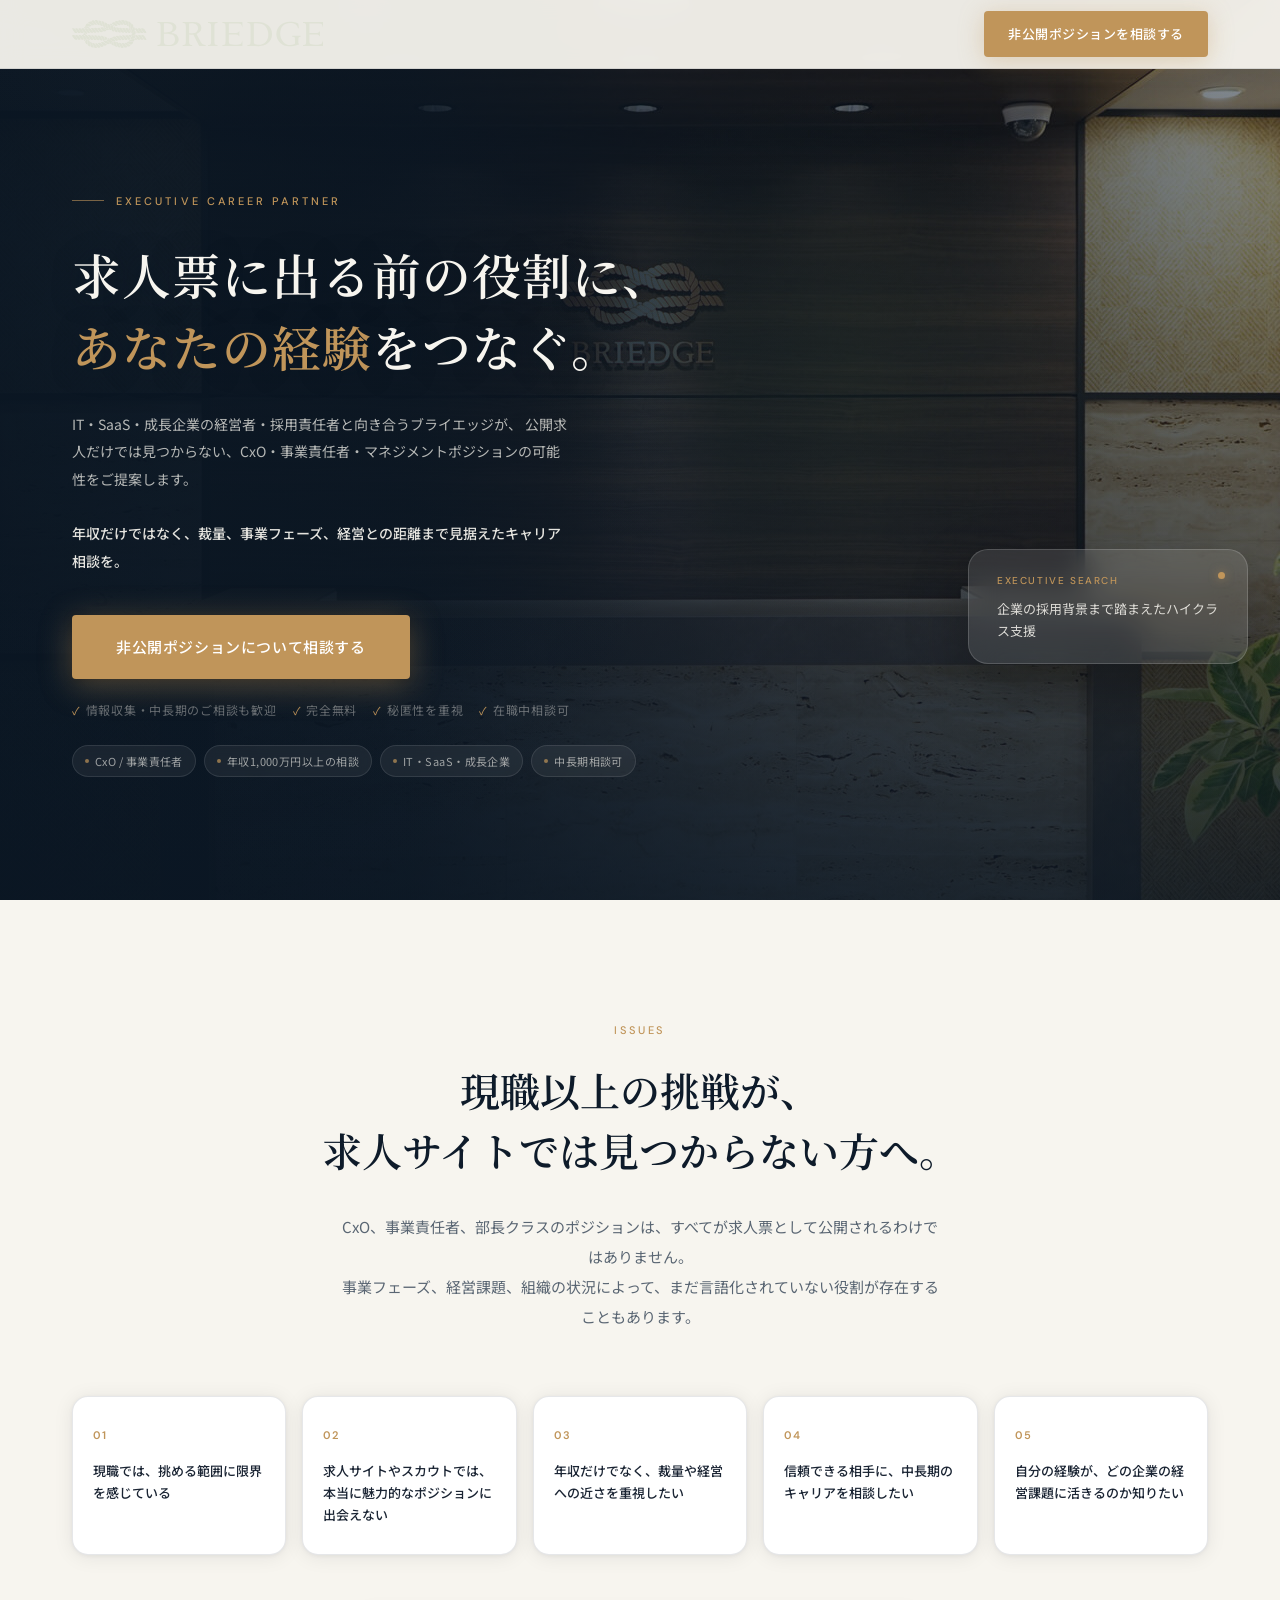
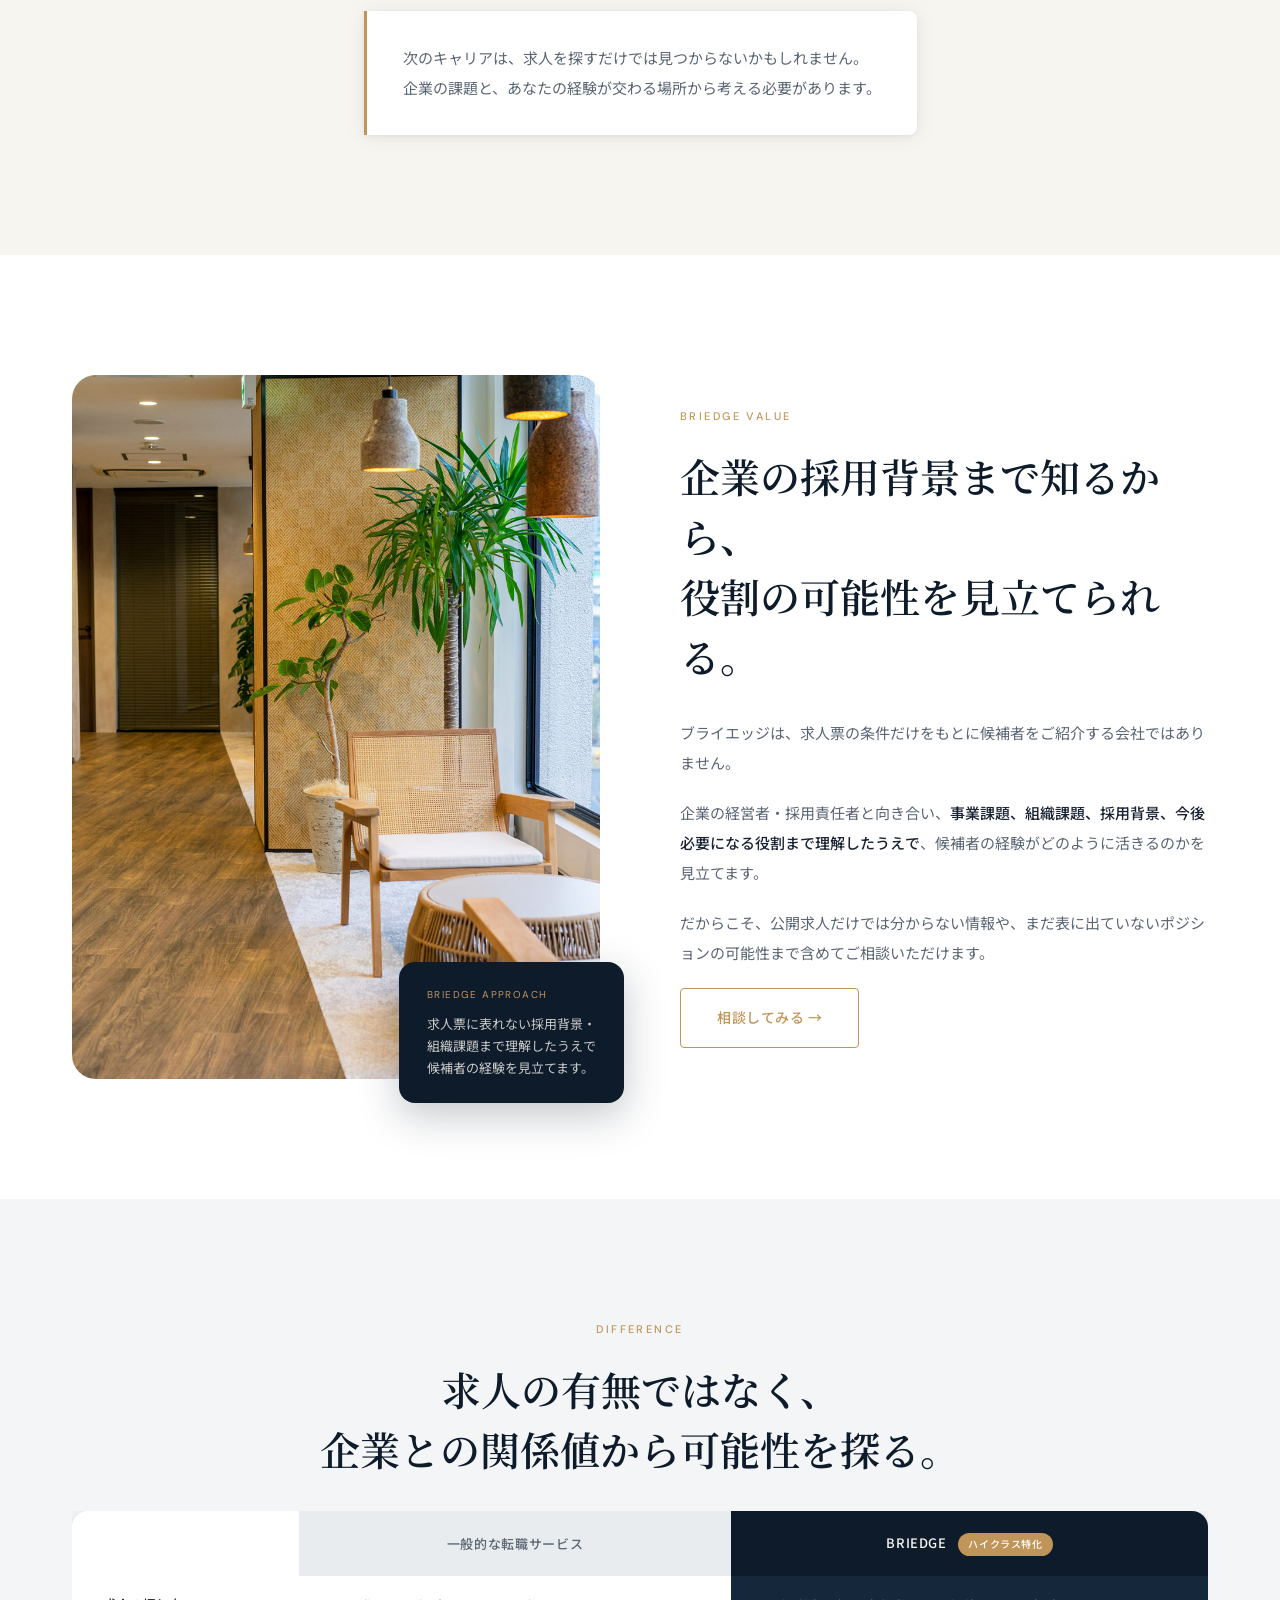
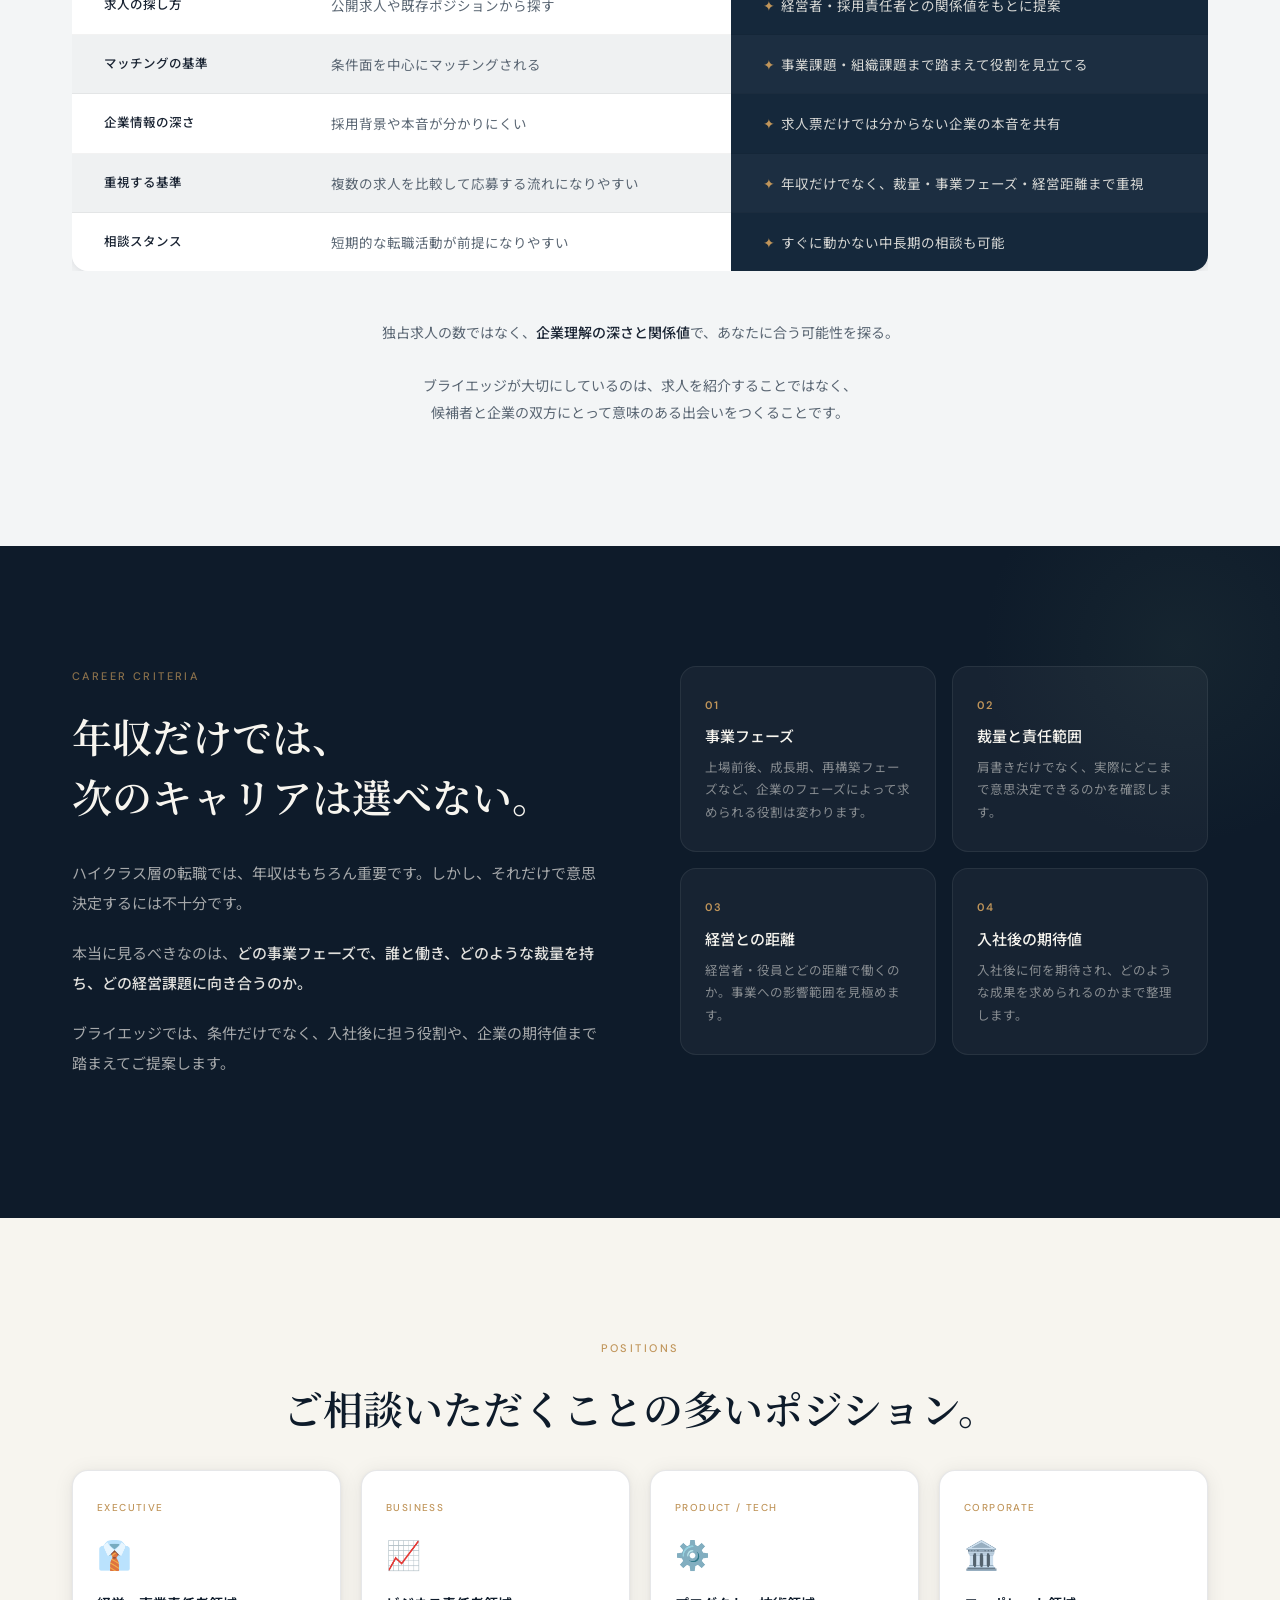
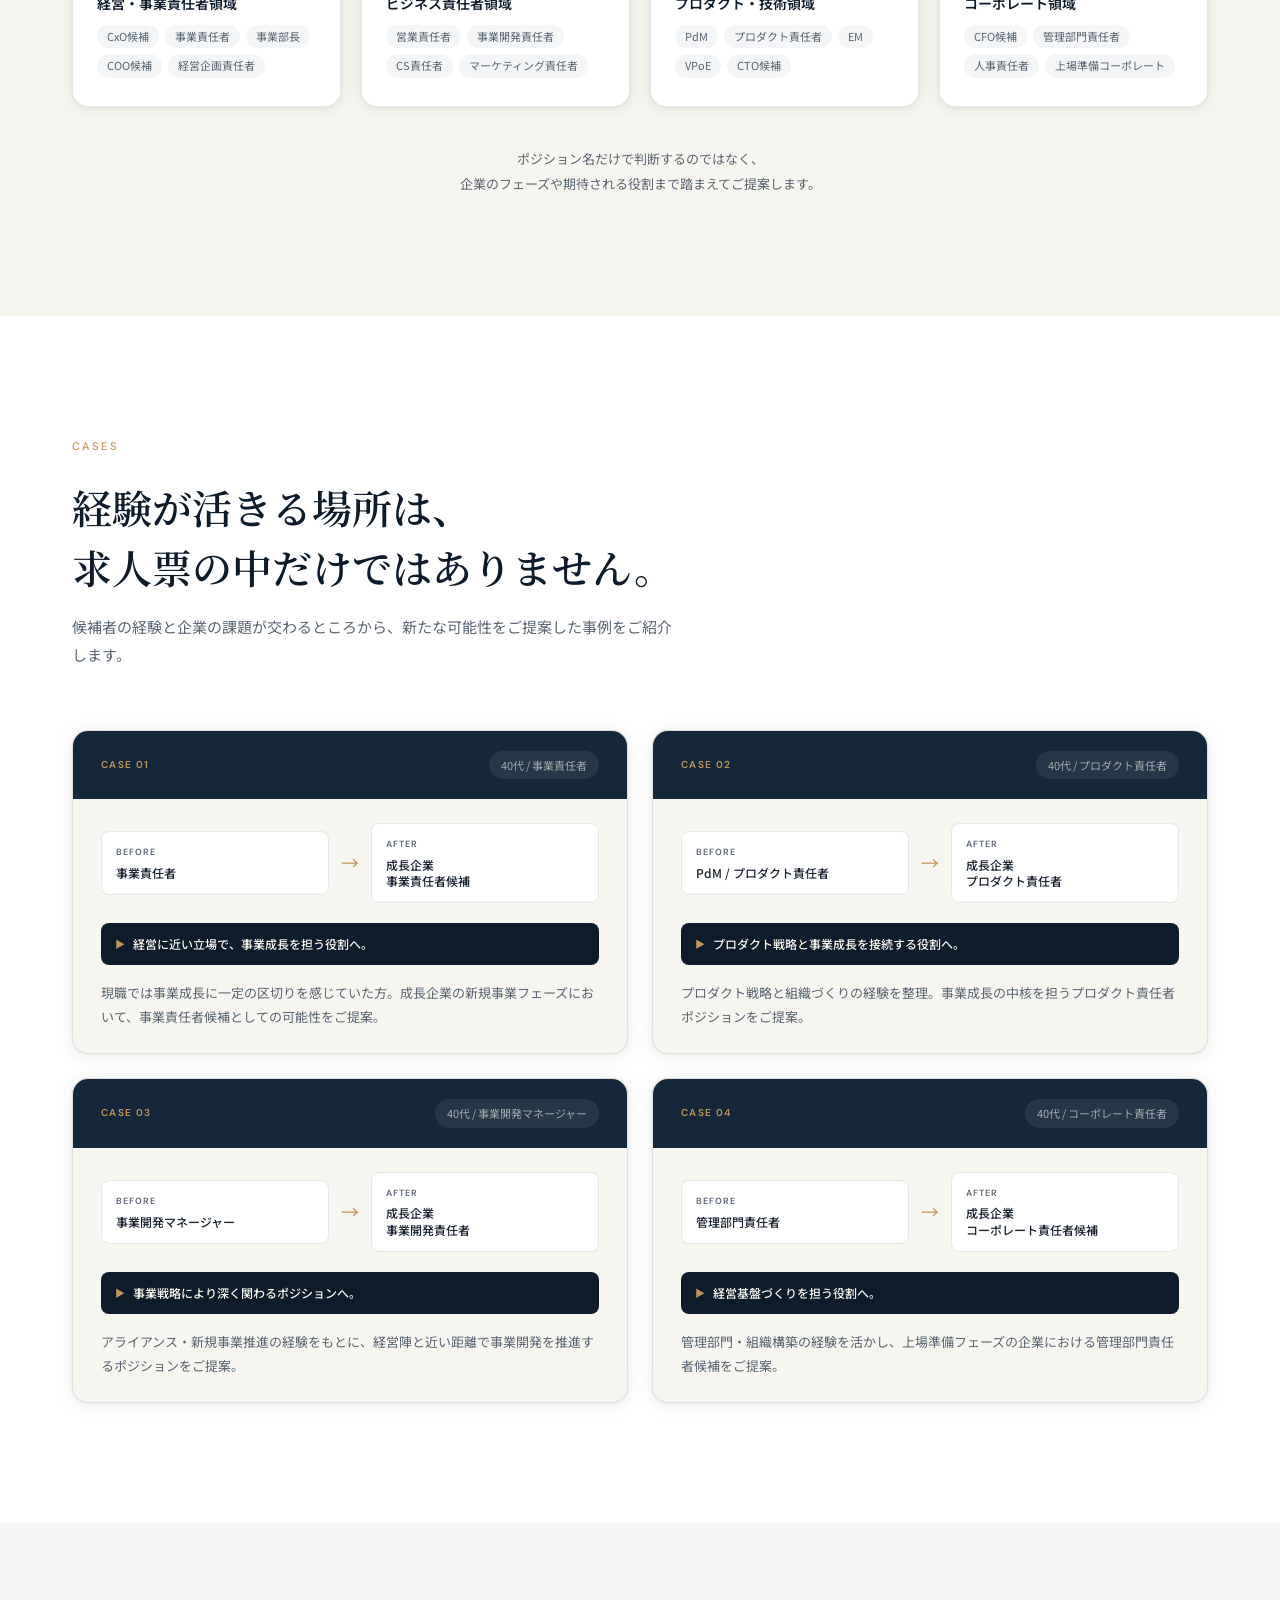
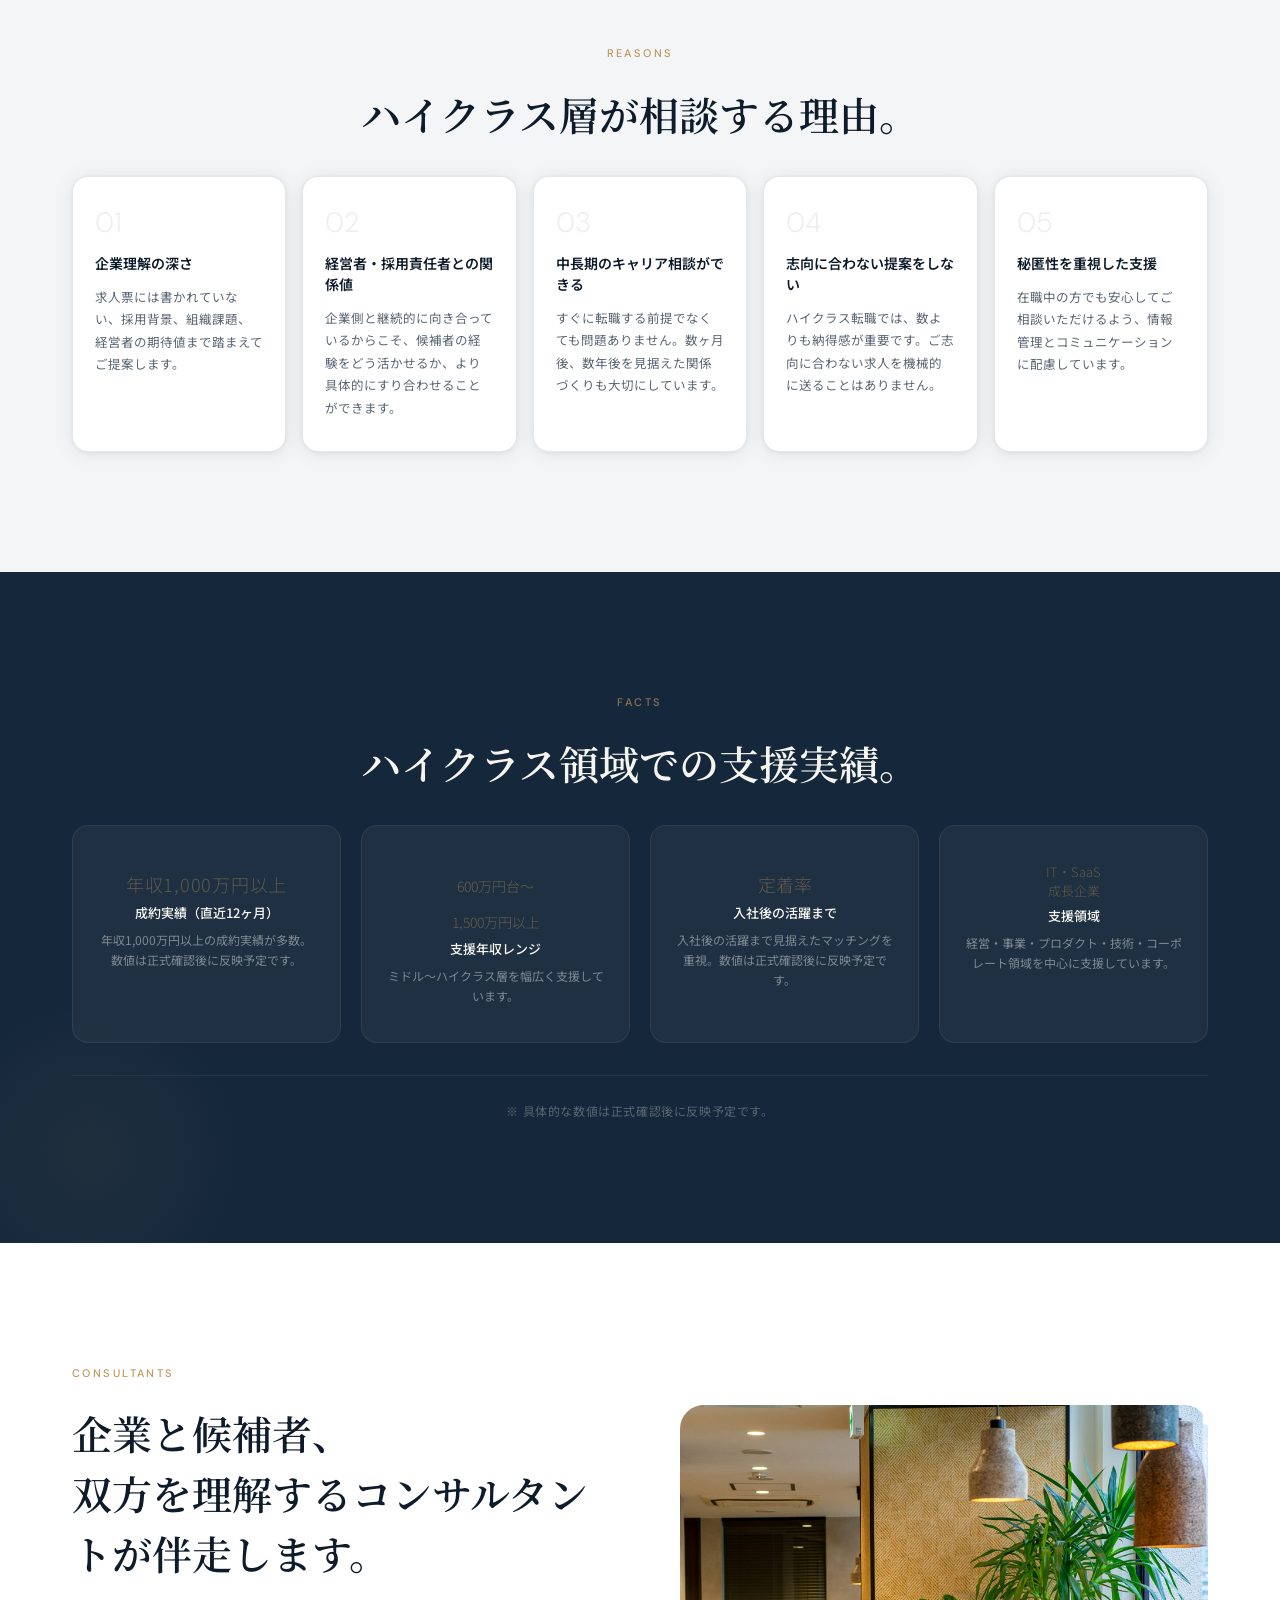
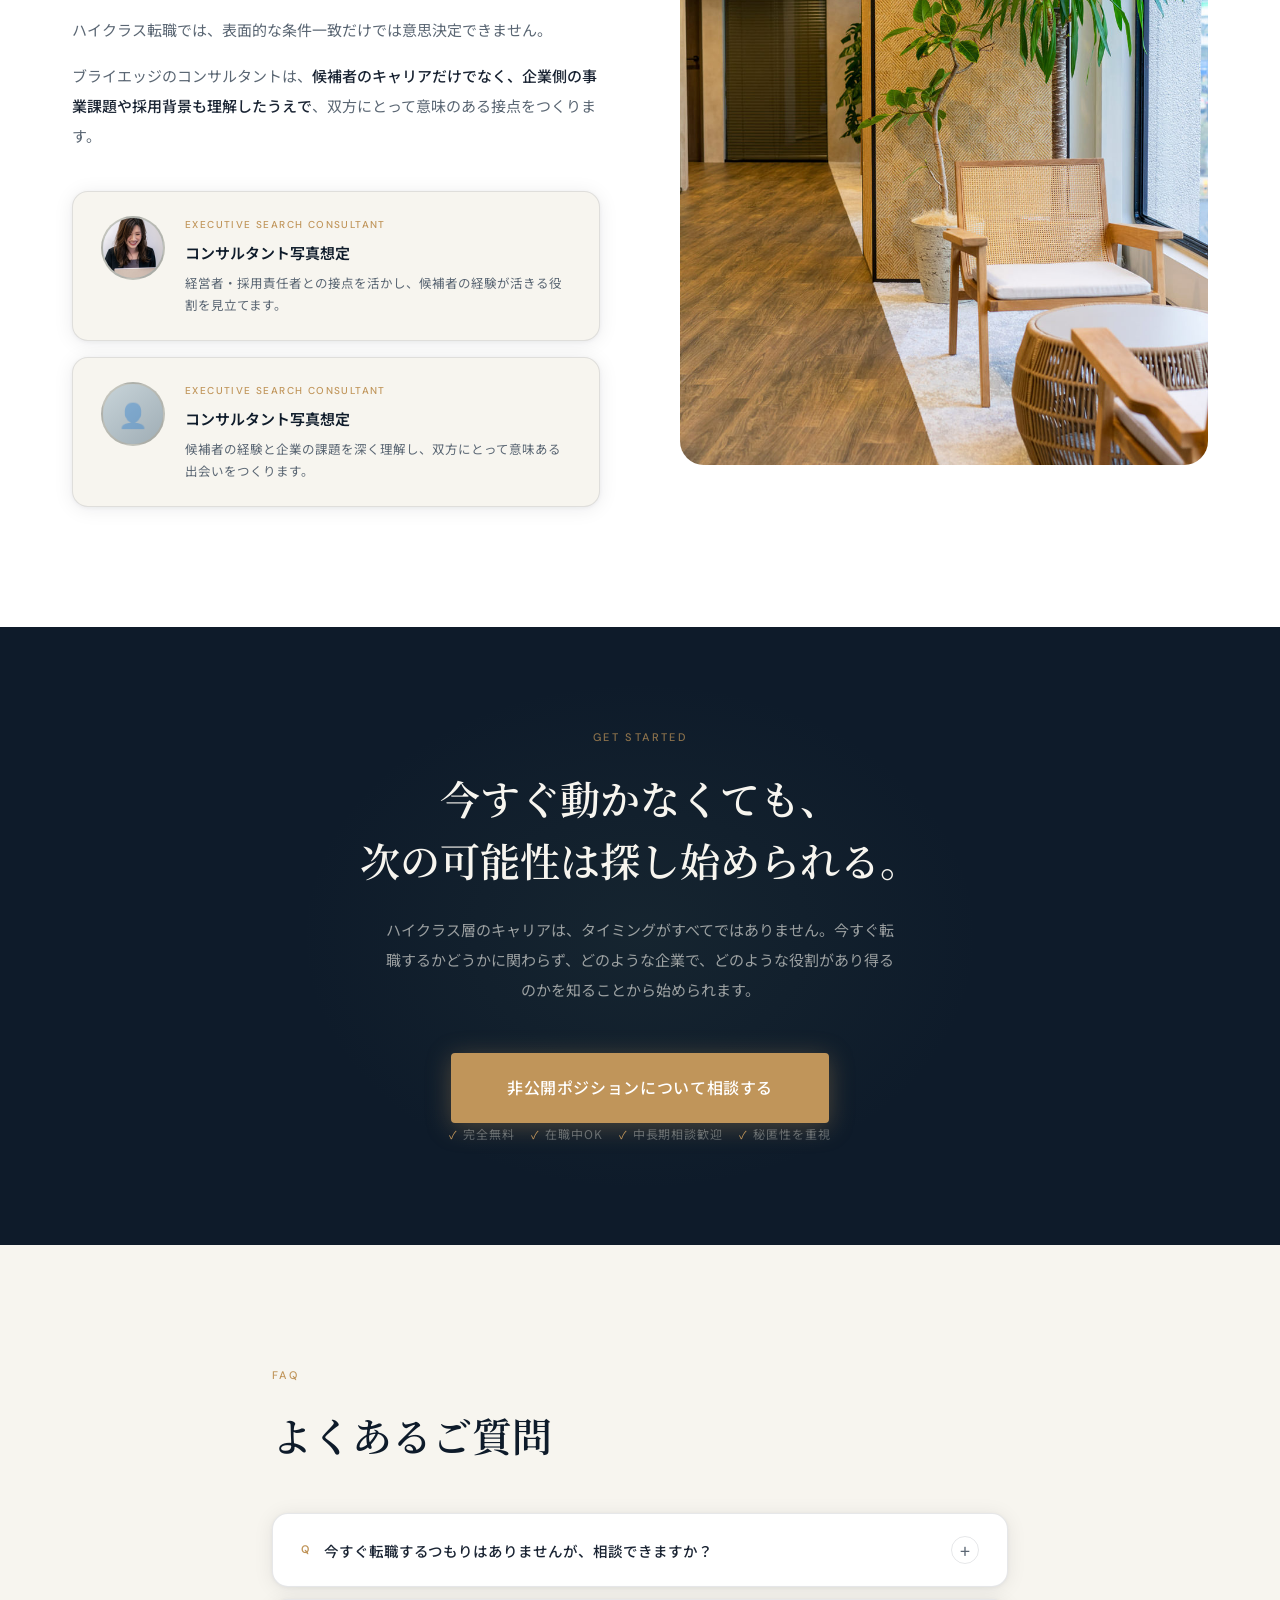
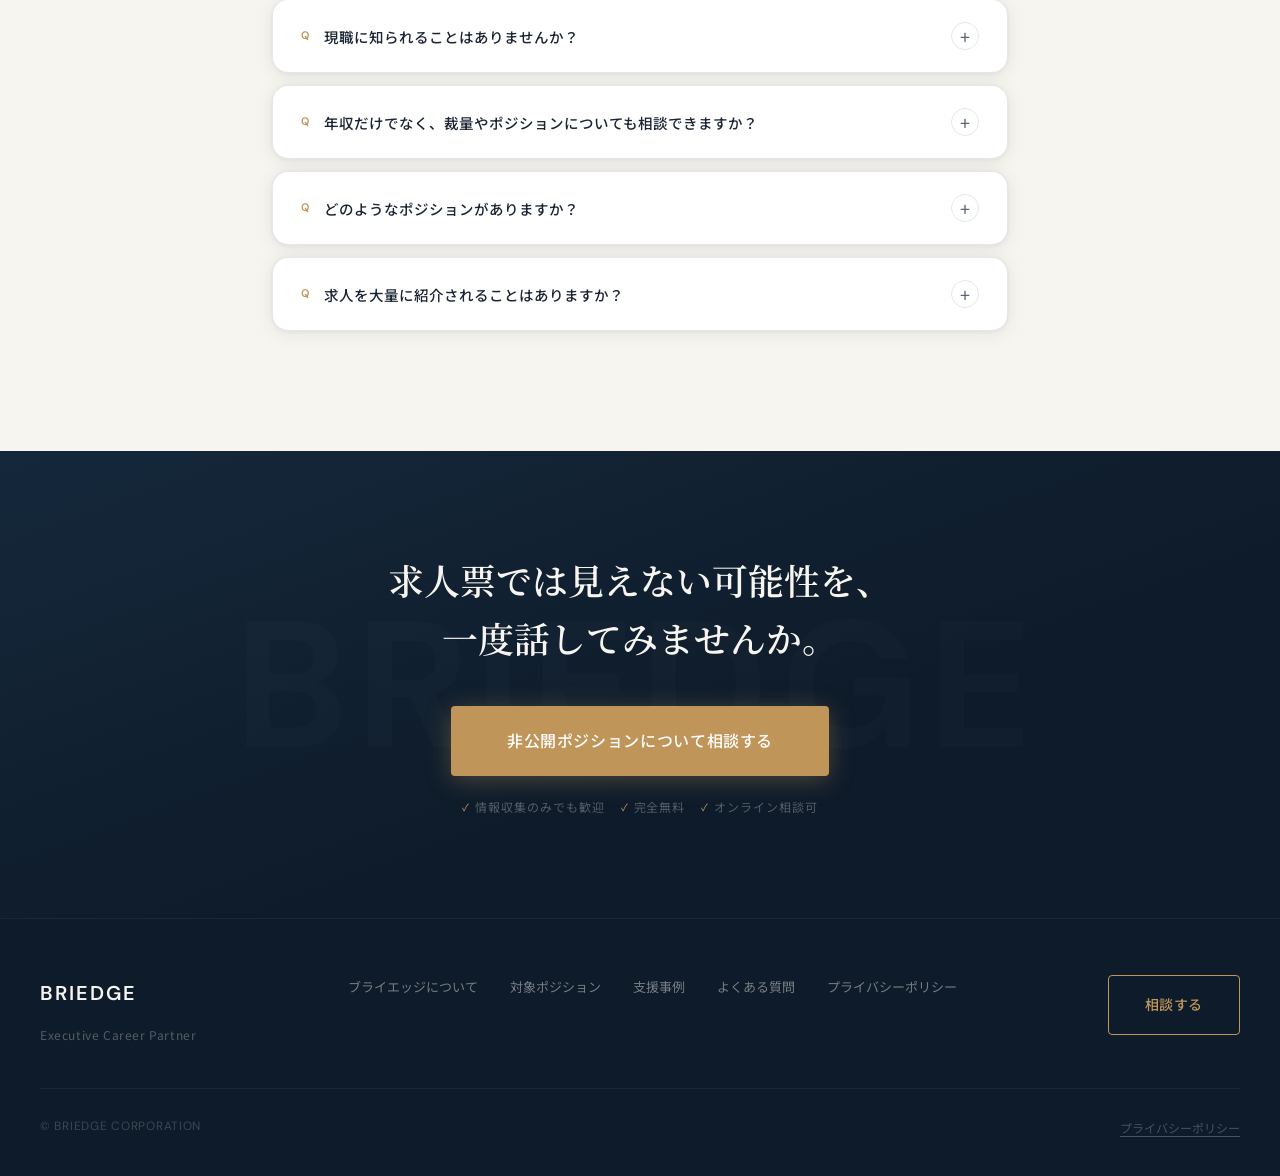
<file: index.html>
<!DOCTYPE html>
<html lang="ja">
<head>
  <meta charset="UTF-8">
  <meta name="viewport" content="width=device-width, initial-scale=1.0">
  <title>ハイクラスキャリア相談 | BRIEDGE — エグゼクティブキャリアパートナー</title>
  <meta name="description" content="IT・SaaS・成長企業の経営者・採用責任者と向き合うブライエッジが、CxO・事業責任者・マネジメントポジションの可能性をご提案します。">
  <link rel="stylesheet" href="./highclass-lp.css">
</head>
<body>

<!-- ============================================================
     01. HEADER
     ============================================================ -->
<header class="site-header" id="site-header">
  <div class="header-inner">
    <a href="#" class="header-logo">
      <img src="./assets/logo_horizontal.svg"
           alt="BRIEDGE"
           onerror="this.style.display='none'; this.nextElementSibling.style.display='flex';">
      <div class="header-logo-text" style="display:none;">
        BRIEDGE
        <span class="header-logo-sub">EXECUTIVE CAREER PARTNER</span>
      </div>
    </a>
    <div class="header-cta">
      <a href="register.html" class="btn btn-primary">非公開ポジションを相談する</a>
    </div>
  </div>
</header>

<!-- ============================================================
     02. FIRST VIEW
     ============================================================ -->
<section class="fv" id="top">
  <!-- グリッド装飾（薄め） -->
  <div class="fv-grid"></div>
  <!-- 左側暗化オーバーレイ（テキスト可読性確保） -->
  <div class="fv-overlay"></div>

  <div class="fv-inner">

    <!-- Left: Content -->
    <div class="fv-content">
      <div class="fv-en-label">Executive Career Partner</div>

      <h1 class="fv-headline">
        求人票に出る前の役割に、<br>
        <em>あなたの経験</em>をつなぐ。
      </h1>

      <p class="fv-sub">
        IT・SaaS・成長企業の経営者・採用責任者と向き合うブライエッジが、
        公開求人だけでは見つからない、CxO・事業責任者・マネジメントポジションの可能性をご提案します。<br><br>
        <strong>年収だけではなく、裁量、事業フェーズ、経営との距離まで見据えたキャリア相談を。</strong>
      </p>

      <div class="fv-cta-group">
        <a href="register.html" class="btn btn-primary btn-arrow">非公開ポジションについて相談する</a>
      </div>

      <div class="fv-note">
        <span>情報収集・中長期のご相談も歓迎</span>
        <span>完全無料</span>
        <span>秘匿性を重視</span>
        <span>在職中相談可</span>
      </div>

      <div class="fv-badges">
        <span class="fv-badge">CxO / 事業責任者</span>
        <span class="fv-badge">年収1,000万円以上の相談</span>
        <span class="fv-badge">IT・SaaS・成長企業</span>
        <span class="fv-badge">中長期相談可</span>
      </div>
    </div>

    <!-- Right: spacer (PC only) -->
    <div class="fv-right-spacer" aria-hidden="true">
      <!-- フローティングカード（PC右下） -->
      <div class="fv-floating-card">
        <span class="fv-floating-card-label">Executive Search</span>
        <p class="fv-floating-card-text">企業の採用背景まで踏まえたハイクラス支援</p>
        <div class="fv-floating-card-dot"></div>
      </div>
    </div>

  </div>

  <!-- フローティングカード（スマホ：FV最下部） -->
  <div class="fv-floating-card-mobile">
    <span class="fv-floating-card-label">Executive Search</span>
    <p class="fv-floating-card-text">企業の採用背景まで踏まえたハイクラス支援</p>
  </div>

</section>

<!-- ============================================================
     03. PROBLEM SECTION
     ============================================================ -->
<section class="section-problem" id="issues">
  <div class="container">
    <span class="section-label reveal">Issues</span>
    <h2 class="section-title reveal">
      現職以上の挑戦が、<br>求人サイトでは見つからない方へ。
    </h2>
    <p class="problem-lead reveal">
      CxO、事業責任者、部長クラスのポジションは、すべてが求人票として公開されるわけではありません。<br>
      事業フェーズ、経営課題、組織の状況によって、まだ言語化されていない役割が存在することもあります。
    </p>

    <div class="problem-cards">
      <div class="problem-card reveal reveal-delay-1">
        <div class="problem-card-bar"></div>
        <span class="problem-card-num">01</span>
        <p class="problem-card-text">現職では、挑める範囲に限界を感じている</p>
      </div>
      <div class="problem-card reveal reveal-delay-2">
        <div class="problem-card-bar"></div>
        <span class="problem-card-num">02</span>
        <p class="problem-card-text">求人サイトやスカウトでは、本当に魅力的なポジションに出会えない</p>
      </div>
      <div class="problem-card reveal reveal-delay-3">
        <div class="problem-card-bar"></div>
        <span class="problem-card-num">03</span>
        <p class="problem-card-text">年収だけでなく、裁量や経営への近さを重視したい</p>
      </div>
      <div class="problem-card reveal reveal-delay-4">
        <div class="problem-card-bar"></div>
        <span class="problem-card-num">04</span>
        <p class="problem-card-text">信頼できる相手に、中長期のキャリアを相談したい</p>
      </div>
      <div class="problem-card reveal reveal-delay-5">
        <div class="problem-card-bar"></div>
        <span class="problem-card-num">05</span>
        <p class="problem-card-text">自分の経験が、どの企業の経営課題に活きるのか知りたい</p>
      </div>
    </div>

    <div class="problem-closing reveal">
      次のキャリアは、求人を探すだけでは見つからないかもしれません。<br>
      企業の課題と、あなたの経験が交わる場所から考える必要があります。
    </div>
  </div>
</section>

<!-- ============================================================
     04. VALUE SECTION
     ============================================================ -->
<section class="section-value" id="value">
  <div class="container">
    <div class="value-grid">

      <!-- Left: Image -->
      <div class="value-image-wrap reveal">
        <div class="value-image-frame">
          <img src="./assets/hallway_1-1.jpg"
               alt="コンサルタントとの対話"
               onerror="this.style.display='none'; this.parentElement.querySelector('.value-placeholder').style.display='flex';">
          <div class="value-placeholder" style="display:none; min-height: 400px;">
            <div class="value-placeholder-icon">🤝</div>
            <div class="value-placeholder-label">画像：経営者・採用責任者との<br>対話イメージ</div>
          </div>
        </div>
        <div class="value-accent-card">
          <span class="value-accent-card-label">BRIEDGE APPROACH</span>
          <p class="value-accent-card-text">求人票に表れない採用背景・<br>組織課題まで理解したうえで<br>候補者の経験を見立てます。</p>
        </div>
      </div>

      <!-- Right: Content -->
      <div class="value-content">
        <span class="section-label reveal">Briedge Value</span>
        <h2 class="section-title reveal">
          企業の採用背景まで知るから、<br>役割の可能性を見立てられる。
        </h2>
        <div class="value-body reveal">
          <p>
            ブライエッジは、求人票の条件だけをもとに候補者をご紹介する会社ではありません。
          </p>
          <p>
            企業の経営者・採用責任者と向き合い、<strong>事業課題、組織課題、採用背景、今後必要になる役割まで理解したうえで</strong>、候補者の経験がどのように活きるのかを見立てます。
          </p>
          <p>
            だからこそ、公開求人だけでは分からない情報や、まだ表に出ていないポジションの可能性まで含めてご相談いただけます。
          </p>
        </div>
        <a href="register.html" class="btn btn-outline reveal">相談してみる →</a>
      </div>

    </div>
  </div>
</section>

<!-- ============================================================
     05. DIFFERENCE SECTION
     ============================================================ -->
<section class="section-difference" id="difference">
  <div class="container">
    <span class="section-label reveal">Difference</span>
    <h2 class="section-title reveal">
      求人の有無ではなく、<br>企業との関係値から可能性を探る。
    </h2>

    <div class="diff-table-wrap reveal">
      <table class="diff-table">
        <thead>
          <tr>
            <th></th>
            <th class="col-general">一般的な転職サービス</th>
            <th class="col-briedge">BRIEDGE <span class="col-badge">ハイクラス特化</span></th>
          </tr>
        </thead>
        <tbody>
          <tr>
            <td>求人の探し方</td>
            <td class="col-general-body">公開求人や既存ポジションから探す</td>
            <td class="col-briedge-body"><span class="diff-check">✦</span>経営者・採用責任者との関係値をもとに提案</td>
          </tr>
          <tr>
            <td>マッチングの基準</td>
            <td class="col-general-body">条件面を中心にマッチングされる</td>
            <td class="col-briedge-body"><span class="diff-check">✦</span>事業課題・組織課題まで踏まえて役割を見立てる</td>
          </tr>
          <tr>
            <td>企業情報の深さ</td>
            <td class="col-general-body">採用背景や本音が分かりにくい</td>
            <td class="col-briedge-body"><span class="diff-check">✦</span>求人票だけでは分からない企業の本音を共有</td>
          </tr>
          <tr>
            <td>重視する基準</td>
            <td class="col-general-body">複数の求人を比較して応募する流れになりやすい</td>
            <td class="col-briedge-body"><span class="diff-check">✦</span>年収だけでなく、裁量・事業フェーズ・経営距離まで重視</td>
          </tr>
          <tr>
            <td>相談スタンス</td>
            <td class="col-general-body">短期的な転職活動が前提になりやすい</td>
            <td class="col-briedge-body"><span class="diff-check">✦</span>すぐに動かない中長期の相談も可能</td>
          </tr>
        </tbody>
      </table>
    </div>

    <p class="diff-closing reveal">
      独占求人の数ではなく、<strong>企業理解の深さと関係値</strong>で、あなたに合う可能性を探る。<br><br>
      ブライエッジが大切にしているのは、求人を紹介することではなく、<br>候補者と企業の双方にとって意味のある出会いをつくることです。
    </p>
  </div>
</section>

<!-- ============================================================
     06. CAREER CRITERIA
     ============================================================ -->
<section class="section-criteria" id="criteria">
  <div class="container">
    <div class="criteria-grid">

      <div class="criteria-content">
        <span class="section-label section-label--light reveal">Career Criteria</span>
        <h2 class="section-title section-title--light reveal">
          年収だけでは、<br>次のキャリアは選べない。
        </h2>
        <div class="criteria-body reveal">
          <p>ハイクラス層の転職では、年収はもちろん重要です。しかし、それだけで意思決定するには不十分です。</p>
          <p>本当に見るべきなのは、<strong>どの事業フェーズで、誰と働き、どのような裁量を持ち、どの経営課題に向き合うのか。</strong></p>
          <p>ブライエッジでは、条件だけでなく、入社後に担う役割や、企業の期待値まで踏まえてご提案します。</p>
        </div>
      </div>

      <div class="criteria-cards reveal">
        <div class="criteria-card">
          <span class="criteria-card-num">01</span>
          <div class="criteria-card-title">事業フェーズ</div>
          <p class="criteria-card-text">上場前後、成長期、再構築フェーズなど、企業のフェーズによって求められる役割は変わります。</p>
        </div>
        <div class="criteria-card">
          <span class="criteria-card-num">02</span>
          <div class="criteria-card-title">裁量と責任範囲</div>
          <p class="criteria-card-text">肩書きだけでなく、実際にどこまで意思決定できるのかを確認します。</p>
        </div>
        <div class="criteria-card">
          <span class="criteria-card-num">03</span>
          <div class="criteria-card-title">経営との距離</div>
          <p class="criteria-card-text">経営者・役員とどの距離で働くのか。事業への影響範囲を見極めます。</p>
        </div>
        <div class="criteria-card">
          <span class="criteria-card-num">04</span>
          <div class="criteria-card-title">入社後の期待値</div>
          <p class="criteria-card-text">入社後に何を期待され、どのような成果を求められるのかまで整理します。</p>
        </div>
      </div>

    </div>
  </div>
</section>

<!-- ============================================================
     07. POSITION SECTION
     ============================================================ -->
<section class="section-position" id="positions">
  <div class="container">
    <span class="section-label reveal">Positions</span>
    <h2 class="section-title reveal">ご相談いただくことの多いポジション。</h2>

    <div class="position-grid">
      <div class="position-card reveal reveal-delay-1">
        <span class="position-card-domain">Executive</span>
        <span class="position-card-icon">👔</span>
        <div class="position-card-title">経営・事業責任者領域</div>
        <div class="position-tags">
          <span class="position-tag">CxO候補</span>
          <span class="position-tag">事業責任者</span>
          <span class="position-tag">事業部長</span>
          <span class="position-tag">COO候補</span>
          <span class="position-tag">経営企画責任者</span>
        </div>
      </div>
      <div class="position-card reveal reveal-delay-2">
        <span class="position-card-domain">Business</span>
        <span class="position-card-icon">📈</span>
        <div class="position-card-title">ビジネス責任者領域</div>
        <div class="position-tags">
          <span class="position-tag">営業責任者</span>
          <span class="position-tag">事業開発責任者</span>
          <span class="position-tag">CS責任者</span>
          <span class="position-tag">マーケティング責任者</span>
        </div>
      </div>
      <div class="position-card reveal reveal-delay-3">
        <span class="position-card-domain">Product / Tech</span>
        <span class="position-card-icon">⚙️</span>
        <div class="position-card-title">プロダクト・技術領域</div>
        <div class="position-tags">
          <span class="position-tag">PdM</span>
          <span class="position-tag">プロダクト責任者</span>
          <span class="position-tag">EM</span>
          <span class="position-tag">VPoE</span>
          <span class="position-tag">CTO候補</span>
        </div>
      </div>
      <div class="position-card reveal reveal-delay-4">
        <span class="position-card-domain">Corporate</span>
        <span class="position-card-icon">🏛️</span>
        <div class="position-card-title">コーポレート領域</div>
        <div class="position-tags">
          <span class="position-tag">CFO候補</span>
          <span class="position-tag">管理部門責任者</span>
          <span class="position-tag">人事責任者</span>
          <span class="position-tag">上場準備コーポレート</span>
        </div>
      </div>
    </div>

    <p class="position-note reveal">
      ポジション名だけで判断するのではなく、<br>企業のフェーズや期待される役割まで踏まえてご提案します。
    </p>
  </div>
</section>

<!-- ============================================================
     08. CASE SECTION
     ============================================================ -->
<section class="section-case" id="cases">
  <div class="container">
    <span class="section-label reveal">Cases</span>
    <h2 class="section-title reveal">
      経験が活きる場所は、<br>求人票の中だけではありません。
    </h2>
    <p class="section-lead reveal">候補者の経験と企業の課題が交わるところから、新たな可能性をご提案した事例をご紹介します。</p>

    <div class="case-grid">

      <div class="case-card reveal reveal-delay-1">
        <div class="case-card-header">
          <span class="case-card-num">Case 01</span>
          <span class="case-card-tag">40代 / 事業責任者</span>
        </div>
        <div class="case-card-body">
          <div class="case-flow">
            <div class="case-flow-item">
              <span class="case-flow-label">Before</span>
              <div class="case-flow-value">事業責任者</div>
            </div>
            <div class="case-flow-arrow">→</div>
            <div class="case-flow-item">
              <span class="case-flow-label">After</span>
              <div class="case-flow-value">成長企業<br>事業責任者候補</div>
            </div>
          </div>
          <div class="case-change">経営に近い立場で、事業成長を担う役割へ。</div>
          <p class="case-text">現職では事業成長に一定の区切りを感じていた方。成長企業の新規事業フェーズにおいて、事業責任者候補としての可能性をご提案。</p>
        </div>
      </div>

      <div class="case-card reveal reveal-delay-2">
        <div class="case-card-header">
          <span class="case-card-num">Case 02</span>
          <span class="case-card-tag">40代 / プロダクト責任者</span>
        </div>
        <div class="case-card-body">
          <div class="case-flow">
            <div class="case-flow-item">
              <span class="case-flow-label">Before</span>
              <div class="case-flow-value">PdM / プロダクト責任者</div>
            </div>
            <div class="case-flow-arrow">→</div>
            <div class="case-flow-item">
              <span class="case-flow-label">After</span>
              <div class="case-flow-value">成長企業<br>プロダクト責任者</div>
            </div>
          </div>
          <div class="case-change">プロダクト戦略と事業成長を接続する役割へ。</div>
          <p class="case-text">プロダクト戦略と組織づくりの経験を整理。事業成長の中核を担うプロダクト責任者ポジションをご提案。</p>
        </div>
      </div>

      <div class="case-card reveal reveal-delay-3">
        <div class="case-card-header">
          <span class="case-card-num">Case 03</span>
          <span class="case-card-tag">40代 / 事業開発マネージャー</span>
        </div>
        <div class="case-card-body">
          <div class="case-flow">
            <div class="case-flow-item">
              <span class="case-flow-label">Before</span>
              <div class="case-flow-value">事業開発マネージャー</div>
            </div>
            <div class="case-flow-arrow">→</div>
            <div class="case-flow-item">
              <span class="case-flow-label">After</span>
              <div class="case-flow-value">成長企業<br>事業開発責任者</div>
            </div>
          </div>
          <div class="case-change">事業戦略により深く関わるポジションへ。</div>
          <p class="case-text">アライアンス・新規事業推進の経験をもとに、経営陣と近い距離で事業開発を推進するポジションをご提案。</p>
        </div>
      </div>

      <div class="case-card reveal reveal-delay-4">
        <div class="case-card-header">
          <span class="case-card-num">Case 04</span>
          <span class="case-card-tag">40代 / コーポレート責任者</span>
        </div>
        <div class="case-card-body">
          <div class="case-flow">
            <div class="case-flow-item">
              <span class="case-flow-label">Before</span>
              <div class="case-flow-value">管理部門責任者</div>
            </div>
            <div class="case-flow-arrow">→</div>
            <div class="case-flow-item">
              <span class="case-flow-label">After</span>
              <div class="case-flow-value">成長企業<br>コーポレート責任者候補</div>
            </div>
          </div>
          <div class="case-change">経営基盤づくりを担う役割へ。</div>
          <p class="case-text">管理部門・組織構築の経験を活かし、上場準備フェーズの企業における管理部門責任者候補をご提案。</p>
        </div>
      </div>

    </div>
  </div>
</section>

<!-- ============================================================
     09. REASON SECTION
     ============================================================ -->
<section class="section-reason" id="reasons">
  <div class="container">
    <span class="section-label reveal">Reasons</span>
    <h2 class="section-title reveal">ハイクラス層が相談する理由。</h2>

    <div class="reason-grid">
      <div class="reason-card reveal reveal-delay-1">
        <span class="reason-card-num">01</span>
        <div class="reason-card-title">企業理解の深さ</div>
        <p class="reason-card-text">求人票には書かれていない、採用背景、組織課題、経営者の期待値まで踏まえてご提案します。</p>
      </div>
      <div class="reason-card reveal reveal-delay-2">
        <span class="reason-card-num">02</span>
        <div class="reason-card-title">経営者・採用責任者との関係値</div>
        <p class="reason-card-text">企業側と継続的に向き合っているからこそ、候補者の経験をどう活かせるか、より具体的にすり合わせることができます。</p>
      </div>
      <div class="reason-card reveal reveal-delay-3">
        <span class="reason-card-num">03</span>
        <div class="reason-card-title">中長期のキャリア相談ができる</div>
        <p class="reason-card-text">すぐに転職する前提でなくても問題ありません。数ヶ月後、数年後を見据えた関係づくりも大切にしています。</p>
      </div>
      <div class="reason-card reveal reveal-delay-4">
        <span class="reason-card-num">04</span>
        <div class="reason-card-title">志向に合わない提案をしない</div>
        <p class="reason-card-text">ハイクラス転職では、数よりも納得感が重要です。ご志向に合わない求人を機械的に送ることはありません。</p>
      </div>
      <div class="reason-card reveal reveal-delay-5">
        <span class="reason-card-num">05</span>
        <div class="reason-card-title">秘匿性を重視した支援</div>
        <p class="reason-card-text">在職中の方でも安心してご相談いただけるよう、情報管理とコミュニケーションに配慮しています。</p>
      </div>
    </div>
  </div>
</section>

<!-- ============================================================
     10. NUMBERS SECTION
     ============================================================ -->
<section class="section-numbers" id="facts">
  <div class="container">
    <span class="section-label section-label--light reveal">Facts</span>
    <h2 class="section-title section-title--light reveal">ハイクラス領域での支援実績。</h2>

    <!-- DATA PLACEHOLDER: 以下の数値は正式確認後に差し替えてください -->
    <div class="numbers-grid">
      <div class="number-card reveal reveal-delay-1">
        <div class="number-card-value">
          <!-- DATA: 年収1000万以上の成約件数 -->
          <span style="font-size:18px; opacity:0.4; font-family: var(--font-sans); letter-spacing:0.04em;">年収1,000万円以上</span>
        </div>
        <div class="number-card-title">成約実績（直近12ヶ月）</div>
        <p class="number-card-text">年収1,000万円以上の成約実績が多数。数値は正式確認後に反映予定です。</p>
      </div>
      <div class="number-card reveal reveal-delay-2">
        <div class="number-card-value">
          <!-- DATA: 年収レンジ -->
          <span style="font-size:14px; opacity:0.45; font-family: var(--font-sans);">600万円台〜<br>1,500万円以上</span>
        </div>
        <div class="number-card-title">支援年収レンジ</div>
        <p class="number-card-text">ミドル〜ハイクラス層を幅広く支援しています。</p>
      </div>
      <div class="number-card reveal reveal-delay-3">
        <div class="number-card-value">
          <!-- DATA: 定着率 -->
          <span style="font-size:18px; opacity:0.4; font-family: var(--font-sans);">定着率</span>
        </div>
        <div class="number-card-title">入社後の活躍まで</div>
        <p class="number-card-text">入社後の活躍まで見据えたマッチングを重視。数値は正式確認後に反映予定です。</p>
      </div>
      <div class="number-card reveal reveal-delay-4">
        <div class="number-card-value">
          <!-- DATA: 対象領域 -->
          <span style="font-size:13px; opacity:0.4; font-family: var(--font-sans); line-height:1.5; display:block;">IT・SaaS<br>成長企業</span>
        </div>
        <div class="number-card-title">支援領域</div>
        <p class="number-card-text">経営・事業・プロダクト・技術・コーポレート領域を中心に支援しています。</p>
      </div>
    </div>

    <p class="numbers-note reveal">※ 具体的な数値は正式確認後に反映予定です。</p>
  </div>
</section>

<!-- ============================================================
     11. ADVISOR / CONSULTANT SECTION
     ============================================================ -->
<section class="section-advisor" id="consultants">
  <div class="container">
    <div class="advisor-grid">

      <!-- Left: Content -->
      <div class="advisor-content">
        <span class="section-label reveal">Consultants</span>
        <h2 class="section-title reveal">
          企業と候補者、<br>双方を理解するコンサルタントが伴走します。
        </h2>
        <div class="advisor-body reveal">
          <p>ハイクラス転職では、表面的な条件一致だけでは意思決定できません。</p>
          <p>ブライエッジのコンサルタントは、<strong>候補者のキャリアだけでなく、企業側の事業課題や採用背景も理解したうえで</strong>、双方にとって意味のある接点をつくります。</p>
        </div>

        <div class="advisor-cards">
          <div class="advisor-card reveal reveal-delay-1">
            <div class="advisor-photo">
              <img src="./assets/matsushimasan_2-1.jpg"
                   alt="コンサルタント"
                   onerror="this.style.display='none'; this.parentElement.querySelector('.ph-icon').style.display='block';">
              <span class="ph-icon" style="display:none;">👤</span>
            </div>
            <div class="advisor-card-info">
              <span class="advisor-card-role">Executive Search Consultant</span>
              <div class="advisor-card-name">コンサルタント写真想定</div>
              <p class="advisor-card-text">経営者・採用責任者との接点を活かし、候補者の経験が活きる役割を見立てます。</p>
            </div>
          </div>
          <div class="advisor-card reveal reveal-delay-2">
            <div class="advisor-photo">
              <span>👤</span>
            </div>
            <div class="advisor-card-info">
              <span class="advisor-card-role">Executive Search Consultant</span>
              <div class="advisor-card-name">コンサルタント写真想定</div>
              <p class="advisor-card-text">候補者の経験と企業の課題を深く理解し、双方にとって意味ある出会いをつくります。</p>
            </div>
          </div>
        </div>
      </div>

      <!-- Right: Image -->
      <div class="advisor-image-wrap reveal reveal-delay-2">
        <div class="advisor-image-main">
          <img src="./assets/hallway_1-1.jpg"
               alt="ブライエッジコンサルタントチーム"
               onerror="this.style.display='none'; this.parentElement.querySelector('.advisor-ph').style.display='flex';">
          <div class="advisor-ph" style="display:none; flex-direction:column; align-items:center; justify-content:center;">
            <div class="advisor-ph-icon">👥</div>
            <div class="advisor-ph-label">画像：コンサルタント紹介写真<br>ブライエッジ公式サイト写真想定</div>
          </div>
        </div>
      </div>

    </div>
  </div>
</section>

<!-- ============================================================
     12. CTA SECTION
     ============================================================ -->
<section class="section-cta" id="contact">
  <div class="container">
    <span class="section-label section-label--light reveal" style="text-align:center;">Get Started</span>
    <h2 class="cta-title reveal">
      今すぐ動かなくても、<br>次の可能性は探し始められる。
    </h2>
    <p class="cta-body reveal">
      ハイクラス層のキャリアは、タイミングがすべてではありません。今すぐ転職するかどうかに関わらず、どのような企業で、どのような役割があり得るのかを知ることから始められます。
    </p>
    <div class="cta-btn-group reveal">
      <a href="register.html" class="btn btn-primary btn-arrow">非公開ポジションについて相談する</a>
    </div>
    <div class="cta-subnote reveal">
      <span>完全無料</span>
      <span>在職中OK</span>
      <span>中長期相談歓迎</span>
      <span>秘匿性を重視</span>
    </div>
  </div>
</section>

<!-- ============================================================
     13. FAQ
     ============================================================ -->
<section class="section-faq" id="faq">
  <div class="container">
    <span class="section-label reveal">FAQ</span>
    <h2 class="section-title reveal">よくあるご質問</h2>

    <div class="faq-list">

      <div class="faq-item reveal">
        <div class="faq-q" role="button" aria-expanded="false">
          <div class="faq-q-text">
            <span class="faq-q-label">Q</span>
            今すぐ転職するつもりはありませんが、相談できますか？
          </div>
          <div class="faq-toggle">+</div>
        </div>
        <div class="faq-a">
          <div class="faq-a-inner">
            はい、可能です。ハイクラス層の転職は中長期で進むケースも多いため、情報収集や将来的な可能性の相談からでも問題ありません。
          </div>
        </div>
      </div>

      <div class="faq-item reveal reveal-delay-1">
        <div class="faq-q" role="button" aria-expanded="false">
          <div class="faq-q-text">
            <span class="faq-q-label">Q</span>
            現職に知られることはありませんか？
          </div>
          <div class="faq-toggle">+</div>
        </div>
        <div class="faq-a">
          <div class="faq-a-inner">
            ありません。ご本人の許可なく、現在の勤務先や関係先に情報を伝えることはありません。
          </div>
        </div>
      </div>

      <div class="faq-item reveal reveal-delay-2">
        <div class="faq-q" role="button" aria-expanded="false">
          <div class="faq-q-text">
            <span class="faq-q-label">Q</span>
            年収だけでなく、裁量やポジションについても相談できますか？
          </div>
          <div class="faq-toggle">+</div>
        </div>
        <div class="faq-a">
          <div class="faq-a-inner">
            はい。年収だけでなく、役職、裁量、事業フェーズ、経営との距離なども踏まえてご相談いただけます。
          </div>
        </div>
      </div>

      <div class="faq-item reveal reveal-delay-3">
        <div class="faq-q" role="button" aria-expanded="false">
          <div class="faq-q-text">
            <span class="faq-q-label">Q</span>
            どのようなポジションがありますか？
          </div>
          <div class="faq-toggle">+</div>
        </div>
        <div class="faq-a">
          <div class="faq-a-inner">
            CxO、事業責任者、事業開発責任者、営業責任者、PdM、EM、VPoE、CFO候補、管理部門責任者など、IT・SaaS・成長企業を中心にご相談をいただくことが多いです。
          </div>
        </div>
      </div>

      <div class="faq-item reveal reveal-delay-4">
        <div class="faq-q" role="button" aria-expanded="false">
          <div class="faq-q-text">
            <span class="faq-q-label">Q</span>
            求人を大量に紹介されることはありますか？
          </div>
          <div class="faq-toggle">+</div>
        </div>
        <div class="faq-a">
          <div class="faq-a-inner">
            ブライエッジでは、志向に合わない求人を機械的に送ることはありません。企業理解と候補者理解を踏まえ、提案する理由のある選択肢をご案内します。
          </div>
        </div>
      </div>

    </div>
  </div>
</section>

<!-- ============================================================
     14. FINAL CTA
     ============================================================ -->
<section class="section-final-cta">
  <div class="container">
    <h2 class="final-cta-title reveal">
      求人票では見えない可能性を、<br>一度話してみませんか。
    </h2>
    <a href="register.html" class="btn btn-primary btn-arrow reveal" style="font-size:16px; padding:20px 56px;">
      非公開ポジションについて相談する
    </a>
    <div class="final-cta-subnote reveal">
      <span>情報収集のみでも歓迎</span>
      <span>完全無料</span>
      <span>オンライン相談可</span>
    </div>
  </div>
</section>

<!-- ============================================================
     15. FOOTER
     ============================================================ -->
<footer class="site-footer">
  <div class="footer-inner">
    <div class="footer-logo-block">
      <span class="footer-logo-text">BRIEDGE</span>
      <span class="footer-tagline">Executive Career Partner</span>
    </div>
    <nav class="footer-nav">
      <a href="#value">ブライエッジについて</a>
      <a href="#positions">対象ポジション</a>
      <a href="#cases">支援事例</a>
      <a href="#faq">よくある質問</a>
      <a href="#">プライバシーポリシー</a>
    </nav>
    <div class="footer-cta-wrap">
      <a href="register.html" class="btn btn-outline">相談する</a>
    </div>
  </div>
  <div class="footer-bottom">
    <span class="footer-copy">© BRIEDGE CORPORATION</span>
    <div class="footer-policy">
      <a href="#">プライバシーポリシー</a>
    </div>
  </div>
</footer>

<!-- Fixed CTA (Mobile) -->
<div class="fixed-cta">
  <a href="register.html" class="btn btn-primary">非公開ポジションを相談する</a>
</div>

<script src="./highclass-lp.js"></script>
</body>
</html>
</file>
<file: highclass-lp.css>
/* ============================================================
   BRIEDGE HIGHCLASS LP — STYLESHEET
   ============================================================ */

/* --- Google Fonts Import --- */
@import url('https://fonts.googleapis.com/css2?family=Noto+Sans+JP:wght@300;400;500;700&family=Noto+Serif+JP:wght@400;600&family=DM+Sans:wght@300;400;500;600&display=swap');

/* --- CSS Variables --- */
:root {
  --deep-navy:     #0E1B2A;
  --navy:          #15283B;
  --dark-green:    #4E6B5A;
  --sage-green:    #6B8473;
  --gold:          #C0955A;
  --gold-light:    #D4AA72;
  --off-white:     #F7F5EF;
  --light-gray:    #F3F5F6;
  --text-gray:     #5A6673;
  --text-dark:     #1A2433;
  --white:         #FFFFFF;
  --border:        rgba(255,255,255,0.08);
  --border-light:  rgba(14,27,42,0.1);

  --font-sans:   'Noto Sans JP', sans-serif;
  --font-serif:  'Noto Serif JP', serif;
  --font-en:     'DM Sans', sans-serif;

  --max-w: 1200px;
  --section-pad: 120px 24px;
  --radius-sm: 8px;
  --radius-md: 16px;
  --radius-lg: 24px;

  --shadow-card: 0 2px 20px rgba(14,27,42,0.08), 0 1px 4px rgba(14,27,42,0.05);
  --shadow-card-hover: 0 8px 40px rgba(14,27,42,0.14), 0 2px 8px rgba(14,27,42,0.08);
  --transition: 0.28s cubic-bezier(0.4,0,0.2,1);
}

/* --- Reset --- */
*, *::before, *::after { box-sizing: border-box; margin: 0; padding: 0; }
html { scroll-behavior: smooth; -webkit-text-size-adjust: 100%; }
body {
  font-family: var(--font-sans);
  font-size: 15px;
  line-height: 1.85;
  color: var(--text-dark);
  background: var(--white);
  -webkit-font-smoothing: antialiased;
}
img { display: block; max-width: 100%; height: auto; }
a { color: inherit; text-decoration: none; }
ul { list-style: none; }
button { cursor: pointer; font-family: inherit; border: none; background: none; }

/* ============================================================
   UTILITY
   ============================================================ */
.container {
  max-width: var(--max-w);
  margin: 0 auto;
  padding: 0 32px;
}
.section-label {
  font-family: var(--font-en);
  font-size: 11px;
  font-weight: 500;
  letter-spacing: 0.22em;
  color: var(--gold);
  text-transform: uppercase;
  display: block;
  margin-bottom: 20px;
}
.section-label--light {
  color: rgba(192,149,90,0.7);
}
.section-title {
  font-family: var(--font-serif);
  font-size: clamp(26px, 3.2vw, 40px);
  font-weight: 600;
  line-height: 1.5;
  color: var(--deep-navy);
  margin-bottom: 32px;
}
.section-title--light {
  color: var(--off-white);
}
.section-lead {
  font-size: 15px;
  line-height: 1.9;
  color: var(--text-gray);
  max-width: 600px;
}
.section-lead--light {
  color: rgba(247,245,239,0.75);
}

/* Buttons */
.btn {
  display: inline-flex;
  align-items: center;
  gap: 10px;
  font-family: var(--font-sans);
  font-size: 14px;
  font-weight: 500;
  letter-spacing: 0.04em;
  padding: 16px 36px;
  border-radius: 4px;
  transition: var(--transition);
  position: relative;
  overflow: hidden;
  white-space: nowrap;
}
.btn::after {
  content: '';
  position: absolute;
  inset: 0;
  background: rgba(255,255,255,0.08);
  opacity: 0;
  transition: opacity var(--transition);
}
.btn:hover::after { opacity: 1; }

.btn-primary {
  background: var(--gold);
  color: var(--white);
  box-shadow: 0 4px 24px rgba(192,149,90,0.35);
}
.btn-primary:hover {
  background: var(--gold-light);
  box-shadow: 0 6px 32px rgba(192,149,90,0.45);
  transform: translateY(-1px);
}
.btn-outline {
  border: 1.5px solid var(--gold);
  color: var(--gold);
  background: transparent;
}
.btn-outline:hover {
  background: rgba(192,149,90,0.08);
  transform: translateY(-1px);
}
.btn-ghost {
  border: 1.5px solid rgba(255,255,255,0.3);
  color: var(--white);
}
.btn-ghost:hover {
  border-color: rgba(255,255,255,0.6);
  background: rgba(255,255,255,0.06);
}
.btn-arrow::after { content: '→'; font-size: 16px; }

/* ============================================================
   01. HEADER
   ============================================================ */
.site-header {
  position: fixed;
  top: 0; left: 0; right: 0;
  z-index: 100;
  background: rgba(247,245,239,0.95);
  backdrop-filter: blur(12px);
  -webkit-backdrop-filter: blur(12px);
  border-bottom: 1px solid var(--border-light);
  transition: background var(--transition), box-shadow var(--transition);
}
.site-header.scrolled {
  box-shadow: 0 2px 20px rgba(14,27,42,0.08);
}
.header-inner {
  max-width: var(--max-w);
  margin: 0 auto;
  padding: 0 32px;
  height: 68px;
  display: flex;
  align-items: center;
  justify-content: space-between;
}
.header-logo {
  display: flex;
  align-items: center;
  gap: 10px;
}
.header-logo img {
  height: 28px;
  width: auto;
}
.header-logo-text {
  font-family: var(--font-en);
  font-size: 20px;
  font-weight: 600;
  letter-spacing: 0.08em;
  color: #2A3E50; /* 濃いめネイビー：薄すぎず主張しすぎない */
}
.header-logo-sub {
  font-family: var(--font-sans);
  font-size: 9px;
  font-weight: 400;
  letter-spacing: 0.12em;
  color: var(--text-gray);
  display: block;
  margin-top: 2px;
}
.header-cta .btn {
  padding: 11px 24px;
  font-size: 13px;
}

/* ============================================================
   02. FIRST VIEW — 背景写真重ね型
   ============================================================ */

/*
 * FV背景画像：後でクライアント選定画像に差し替え
 * --hero-image を変更するだけで画像を入れ替えられます
 */
.fv {
  /* FV背景画像：正式選定後にクライアント指定画像に差し替え */
  --hero-image: url("./assets/top_entrance-uai-1280x1280.jpg");

  /*
   * background-image: 半透明オーバーレイ × 写真の2層構成
   * 不透明なグラデーションは写真をブロックするため使わない
   * フォールバックは background-color で指定（画像失敗時のみ表示）
   */
  background-color: #0e1b2a;
  background-image:
    /* 左→右にかけて徐々に写真が見えるグラデーション（PC） */
    linear-gradient(
      90deg,
      rgba(10, 22, 35, 0.97) 0%,
      rgba(10, 22, 35, 0.90) 32%,
      rgba(10, 22, 35, 0.60) 60%,
      rgba(10, 22, 35, 0.30) 100%
    ),
    linear-gradient(
      180deg,
      rgba(10, 22, 35, 0.25) 0%,
      rgba(10, 22, 35, 0.65) 100%
    ),
    var(--hero-image);
  background-size: cover;
  background-position: center right;
  background-repeat: no-repeat;
  min-height: 100vh;
  display: flex;
  align-items: center;
  position: relative;
  overflow: hidden;
  padding-top: 68px;
  color: var(--off-white);
}

/* 左サイド追加暗化（テキスト可読性確保） */
.fv-overlay {
  position: absolute;
  inset: 0;
  background:
    /* 左寄りのノイズ感 */
    radial-gradient(ellipse 55% 70% at 10% 50%, rgba(10,22,35,0.45) 0%, transparent 80%),
    /* 緑みのアクセント（奥行き感） */
    radial-gradient(ellipse 40% 50% at 65% 40%, rgba(30,60,46,0.18) 0%, transparent 60%),
    /* 底辺暗化 */
    linear-gradient(to top, rgba(10,22,35,0.55) 0%, transparent 35%);
  pointer-events: none;
  z-index: 0;
}

/* グリッド：主張しない程度に薄く */
.fv-grid {
  position: absolute;
  inset: 0;
  background-image:
    linear-gradient(rgba(255,255,255,0.04) 1px, transparent 1px),
    linear-gradient(90deg, rgba(255,255,255,0.04) 1px, transparent 1px);
  background-size: 60px 60px;
  pointer-events: none;
  opacity: 0.08;
  z-index: 0;
}

/* レイアウトグリッド */
.fv-inner {
  max-width: var(--max-w);
  margin: 0 auto;
  padding: 80px 32px;
  display: grid;
  grid-template-columns: 55% 45%;
  gap: 40px;
  align-items: center;
  width: 100%;
  position: relative;
  z-index: 1;
}

/* コンテンツ側 */
.fv-content {}

.fv-en-label {
  font-family: var(--font-en);
  font-size: 11px;
  font-weight: 500;
  letter-spacing: 0.28em;
  color: var(--gold);
  text-transform: uppercase;
  display: flex;
  align-items: center;
  gap: 12px;
  margin-bottom: 28px;
}
.fv-en-label::before {
  content: '';
  display: block;
  width: 32px;
  height: 1px;
  background: var(--gold);
  opacity: 0.6;
}

.fv-headline {
  font-family: var(--font-serif);
  font-size: clamp(32px, 3.8vw, 54px);
  font-weight: 600;
  line-height: 1.48;
  color: var(--off-white);
  margin-bottom: 28px;
  letter-spacing: 0.02em;
  /* テキストに薄い影をかけて背景写真と分離 */
  text-shadow: 0 2px 24px rgba(10,22,35,0.5);
}
.fv-headline em {
  font-style: normal;
  color: var(--gold);
}

.fv-sub {
  font-size: 14px;
  line-height: 1.95;
  color: rgba(247,245,239,0.72);
  margin-bottom: 40px;
  max-width: 500px;
}
.fv-sub strong {
  color: rgba(247,245,239,0.92);
  font-weight: 500;
}

.fv-cta-group {
  margin-bottom: 20px;
}
.fv-cta-group .btn {
  font-size: 15px;
  padding: 18px 44px;
  box-shadow: 0 6px 32px rgba(192,149,90,0.4), 0 2px 8px rgba(0,0,0,0.3);
}

.fv-note {
  font-family: var(--font-sans);
  font-size: 12px;
  color: rgba(247,245,239,0.38);
  letter-spacing: 0.06em;
  display: flex;
  align-items: center;
  gap: 16px;
  flex-wrap: wrap;
  margin-bottom: 24px;
}
.fv-note span {
  display: flex;
  align-items: center;
  gap: 5px;
}
.fv-note span::before {
  content: '✓';
  color: var(--gold);
  font-size: 11px;
}

/* バッジ：CTAの下、補助情報として */
.fv-badges {
  display: flex;
  flex-wrap: wrap;
  gap: 8px;
}
.fv-badge {
  display: inline-flex;
  align-items: center;
  gap: 6px;
  font-family: var(--font-sans);
  font-size: 11px;
  font-weight: 400;
  letter-spacing: 0.04em;
  color: rgba(247,245,239,0.6);
  background: rgba(255,255,255,0.06);
  border: 1px solid rgba(255,255,255,0.1);
  padding: 5px 12px;
  border-radius: 100px;
  backdrop-filter: blur(6px);
  -webkit-backdrop-filter: blur(6px);
}
.fv-badge::before {
  content: '';
  width: 4px;
  height: 4px;
  border-radius: 50%;
  background: var(--gold);
  opacity: 0.7;
  flex-shrink: 0;
}

/* 右側スペーサー（PCでフローティングカードを右下に） */
.fv-right-spacer {
  position: relative;
  min-height: 400px;
  display: flex;
  align-items: flex-end;
  justify-content: flex-end;
  padding-bottom: 20px;
}

/* フローティングカード（PC右下） */
.fv-floating-card {
  background: rgba(255, 255, 255, 0.10);
  backdrop-filter: blur(16px);
  -webkit-backdrop-filter: blur(16px);
  border: 1px solid rgba(255, 255, 255, 0.16);
  border-radius: 20px;
  color: var(--off-white);
  box-shadow: 0 24px 60px rgba(0, 0, 0, 0.28);
  padding: 22px 28px;
  max-width: 280px;
  position: relative;
}
.fv-floating-card-label {
  font-family: var(--font-en);
  font-size: 10px;
  font-weight: 500;
  letter-spacing: 0.16em;
  color: var(--gold);
  text-transform: uppercase;
  display: block;
  margin-bottom: 8px;
}
.fv-floating-card-text {
  font-size: 13px;
  line-height: 1.65;
  color: rgba(247,245,239,0.85);
}
.fv-floating-card-dot {
  width: 7px;
  height: 7px;
  border-radius: 50%;
  background: var(--gold);
  box-shadow: 0 0 10px rgba(192,149,90,0.6);
  animation: pulse 2.2s ease-in-out infinite;
  position: absolute;
  top: 22px;
  right: 22px;
}

/* フローティングカード（スマホ表示：FV左下に絶対配置） */
.fv-floating-card-mobile {
  display: none;
  position: absolute;
  bottom: 28px;
  left: 20px;
  right: 20px;
  background: rgba(255, 255, 255, 0.08);
  backdrop-filter: blur(14px);
  -webkit-backdrop-filter: blur(14px);
  border: 1px solid rgba(255, 255, 255, 0.12);
  border-radius: 12px;
  padding: 14px 20px;
  z-index: 2;
}
.fv-floating-card-mobile .fv-floating-card-label {
  font-family: var(--font-en);
  font-size: 9px;
  font-weight: 500;
  letter-spacing: 0.14em;
  color: var(--gold);
  text-transform: uppercase;
  display: block;
  margin-bottom: 4px;
}
.fv-floating-card-mobile .fv-floating-card-text {
  font-size: 12px;
  line-height: 1.6;
  color: rgba(247,245,239,0.75);
}

@keyframes pulse {
  0%, 100% { opacity: 1; box-shadow: 0 0 8px rgba(192,149,90,0.5); }
  50% { opacity: 0.6; box-shadow: 0 0 16px rgba(192,149,90,0.8); }
}

/* ============================================================
   03. PROBLEM SECTION
   ============================================================ */
.section-problem {
  padding: var(--section-pad);
  background: var(--off-white);
}
.section-problem .container {
  display: flex;
  flex-direction: column;
  align-items: center;
  text-align: center;
}
.section-problem .section-title {
  max-width: 700px;
}
.problem-lead {
  font-size: 15px;
  line-height: 2;
  color: var(--text-gray);
  max-width: 600px;
  margin-bottom: 64px;
}
.problem-cards {
  display: grid;
  grid-template-columns: repeat(5, 1fr);
  gap: 16px;
  width: 100%;
  margin-bottom: 56px;
}
.problem-card {
  background: var(--white);
  border: 1px solid var(--border-light);
  border-radius: var(--radius-md);
  padding: 28px 20px;
  text-align: left;
  position: relative;
  transition: var(--transition);
  box-shadow: var(--shadow-card);
}
.problem-card:hover {
  box-shadow: var(--shadow-card-hover);
  transform: translateY(-3px);
  border-color: rgba(78,107,90,0.2);
}
.problem-card-num {
  font-family: var(--font-en);
  font-size: 11px;
  font-weight: 600;
  letter-spacing: 0.1em;
  color: var(--gold);
  margin-bottom: 14px;
  display: block;
}
.problem-card-text {
  font-size: 13px;
  line-height: 1.7;
  color: var(--text-dark);
  font-weight: 500;
}
.problem-card-bar {
  position: absolute;
  top: 0; left: 0; right: 0;
  height: 3px;
  background: linear-gradient(90deg, var(--dark-green), var(--sage-green));
  border-radius: var(--radius-md) var(--radius-md) 0 0;
  opacity: 0;
  transition: opacity var(--transition);
}
.problem-card:hover .problem-card-bar { opacity: 1; }
.problem-closing {
  font-size: 15px;
  line-height: 2;
  color: var(--text-gray);
  max-width: 560px;
  padding: 32px 36px;
  background: var(--white);
  border-left: 3px solid var(--gold);
  border-radius: 0 var(--radius-sm) var(--radius-sm) 0;
  text-align: left;
  box-shadow: var(--shadow-card);
}

/* ============================================================
   04. VALUE SECTION
   ============================================================ */
.section-value {
  padding: var(--section-pad);
  background: var(--white);
}
.value-grid {
  display: grid;
  grid-template-columns: 1fr 1fr;
  gap: 80px;
  align-items: center;
}
.value-content {}
.value-body {
  font-size: 15px;
  line-height: 2;
  color: var(--text-gray);
}
.value-body p { margin-bottom: 20px; }
.value-body strong {
  color: var(--text-dark);
  font-weight: 500;
}
.value-image-wrap {
  position: relative;
}
.value-image-frame {
  border-radius: var(--radius-lg);
  overflow: hidden;
  aspect-ratio: 3/4;
  position: relative;
}
.value-image-frame img {
  width: 100%;
  height: 100%;
  object-fit: cover;
}
.value-placeholder {
  width: 100%;
  height: 100%;
  background: linear-gradient(160deg, #e8e4d9 0%, #d4cfc3 100%);
  display: flex;
  flex-direction: column;
  align-items: center;
  justify-content: center;
  position: relative;
}
.value-placeholder-icon {
  font-size: 52px;
  opacity: 0.25;
  margin-bottom: 12px;
}
.value-placeholder-label {
  font-family: var(--font-en);
  font-size: 10px;
  letter-spacing: 0.14em;
  color: rgba(90,102,115,0.5);
  text-transform: uppercase;
  text-align: center;
}
.value-accent-card {
  position: absolute;
  bottom: -24px;
  right: -24px;
  background: var(--deep-navy);
  color: var(--off-white);
  border-radius: var(--radius-md);
  padding: 24px 28px;
  min-width: 220px;
  box-shadow: 0 12px 40px rgba(14,27,42,0.25);
}
.value-accent-card-label {
  font-family: var(--font-en);
  font-size: 10px;
  letter-spacing: 0.14em;
  color: var(--gold);
  text-transform: uppercase;
  display: block;
  margin-bottom: 8px;
}
.value-accent-card-text {
  font-size: 13px;
  line-height: 1.7;
  color: rgba(247,245,239,0.8);
}

/* ============================================================
   05. DIFFERENCE SECTION
   ============================================================ */
.section-difference {
  padding: var(--section-pad);
  background: var(--light-gray);
}
.section-difference .container {
  display: flex;
  flex-direction: column;
  align-items: center;
  text-align: center;
}
.diff-table-wrap {
  width: 100%;
  overflow-x: auto;
  margin: 0 0 48px;
}
.diff-table {
  width: 100%;
  border-collapse: separate;
  border-spacing: 0;
  border-radius: var(--radius-md);
  overflow: hidden;
  box-shadow: var(--shadow-card);
  min-width: 640px;
}
.diff-table thead th {
  padding: 20px 32px;
  font-family: var(--font-sans);
  font-size: 13px;
  font-weight: 500;
  letter-spacing: 0.05em;
  text-align: center;
}
.diff-table thead th:first-child {
  background: var(--white);
  color: transparent;
}
.diff-table thead th.col-general {
  background: #e8ecef;
  color: var(--text-gray);
}
.diff-table thead th.col-briedge {
  background: var(--deep-navy);
  color: var(--off-white);
}
.diff-table thead th.col-briedge .col-badge {
  display: inline-block;
  background: var(--gold);
  color: var(--white);
  font-size: 10px;
  padding: 2px 10px;
  border-radius: 100px;
  margin-left: 8px;
  letter-spacing: 0.06em;
}
.diff-table tbody tr:nth-child(even) td { background: rgba(0,0,0,0.015); }
.diff-table tbody tr:nth-child(even) td.col-briedge-body { background: rgba(21,40,59,0.97); }
.diff-table tbody td {
  padding: 18px 32px;
  font-size: 13.5px;
  line-height: 1.65;
  border-bottom: 1px solid rgba(0,0,0,0.05);
  text-align: left;
  vertical-align: top;
}
.diff-table tbody td:first-child {
  background: var(--white);
  font-weight: 500;
  color: var(--text-dark);
  font-size: 12.5px;
  width: 20%;
}
.diff-table tbody td.col-general-body {
  background: var(--white);
  color: var(--text-gray);
  width: 38%;
}
.diff-table tbody td.col-briedge-body {
  background: var(--navy);
  color: rgba(247,245,239,0.85);
  width: 42%;
}
.diff-table tbody tr:last-child td { border-bottom: none; }
.diff-check { color: var(--gold); margin-right: 6px; }
.diff-closing {
  font-size: 14px;
  line-height: 1.9;
  color: var(--text-gray);
  max-width: 560px;
  text-align: center;
}
.diff-closing strong { color: var(--text-dark); font-weight: 500; }

/* ============================================================
   06. CAREER CRITERIA
   ============================================================ */
.section-criteria {
  padding: var(--section-pad);
  background: var(--deep-navy);
  position: relative;
  overflow: hidden;
}
.section-criteria::before {
  content: '';
  position: absolute;
  top: -100px; right: -100px;
  width: 400px; height: 400px;
  border-radius: 50%;
  background: radial-gradient(circle, rgba(78,107,90,0.12) 0%, transparent 70%);
  pointer-events: none;
}
.criteria-grid {
  display: grid;
  grid-template-columns: 1fr 1fr;
  gap: 80px;
  align-items: start;
}
.criteria-content {}
.criteria-body {
  font-size: 15px;
  line-height: 2;
  color: rgba(247,245,239,0.65);
  margin-bottom: 0;
}
.criteria-body strong { color: rgba(247,245,239,0.9); font-weight: 500; }
.criteria-body p { margin-bottom: 20px; }
.criteria-cards {
  display: grid;
  grid-template-columns: 1fr 1fr;
  gap: 16px;
}
.criteria-card {
  background: rgba(255,255,255,0.04);
  border: 1px solid rgba(255,255,255,0.07);
  border-radius: var(--radius-md);
  padding: 28px 24px;
  transition: var(--transition);
}
.criteria-card:hover {
  background: rgba(255,255,255,0.07);
  border-color: rgba(192,149,90,0.2);
}
.criteria-card-num {
  font-family: var(--font-en);
  font-size: 11px;
  font-weight: 600;
  color: var(--gold);
  letter-spacing: 0.12em;
  display: block;
  margin-bottom: 10px;
}
.criteria-card-title {
  font-size: 15px;
  font-weight: 500;
  color: var(--off-white);
  margin-bottom: 10px;
  line-height: 1.4;
}
.criteria-card-text {
  font-size: 12.5px;
  color: rgba(247,245,239,0.5);
  line-height: 1.8;
}

/* ============================================================
   07. POSITION SECTION
   ============================================================ */
.section-position {
  padding: var(--section-pad);
  background: var(--off-white);
}
.section-position .container {
  display: flex;
  flex-direction: column;
  align-items: center;
  text-align: center;
}
.position-grid {
  display: grid;
  grid-template-columns: repeat(4, 1fr);
  gap: 20px;
  width: 100%;
  margin-bottom: 40px;
}
.position-card {
  background: var(--white);
  border: 1px solid var(--border-light);
  border-radius: var(--radius-md);
  padding: 28px 24px;
  text-align: left;
  box-shadow: var(--shadow-card);
  transition: var(--transition);
}
.position-card:hover {
  box-shadow: var(--shadow-card-hover);
  transform: translateY(-2px);
}
.position-card-domain {
  font-family: var(--font-en);
  font-size: 10px;
  font-weight: 500;
  letter-spacing: 0.14em;
  color: var(--gold);
  text-transform: uppercase;
  display: block;
  margin-bottom: 10px;
}
.position-card-icon {
  font-size: 28px;
  margin-bottom: 14px;
  display: block;
}
.position-card-title {
  font-size: 14px;
  font-weight: 600;
  color: var(--deep-navy);
  margin-bottom: 12px;
  line-height: 1.4;
}
.position-tags {
  display: flex;
  flex-wrap: wrap;
  gap: 6px;
}
.position-tag {
  font-size: 11px;
  color: var(--text-gray);
  background: var(--light-gray);
  border-radius: 100px;
  padding: 4px 10px;
  line-height: 1.4;
}
.position-note {
  font-size: 13px;
  color: var(--text-gray);
  line-height: 1.9;
  max-width: 560px;
  text-align: center;
}

/* ============================================================
   08. CASE SECTION
   ============================================================ */
.section-case {
  padding: var(--section-pad);
  background: var(--white);
}
.section-case .section-title {
  margin-bottom: 16px;
}
.section-case .section-lead {
  margin-bottom: 60px;
}
.case-grid {
  display: grid;
  grid-template-columns: repeat(2, 1fr);
  gap: 24px;
}
.case-card {
  background: var(--off-white);
  border: 1px solid var(--border-light);
  border-radius: var(--radius-md);
  overflow: hidden;
  box-shadow: var(--shadow-card);
  transition: var(--transition);
}
.case-card:hover {
  box-shadow: var(--shadow-card-hover);
  transform: translateY(-3px);
}
.case-card-header {
  background: var(--navy);
  padding: 20px 28px;
  display: flex;
  align-items: center;
  justify-content: space-between;
}
.case-card-num {
  font-family: var(--font-en);
  font-size: 10px;
  font-weight: 600;
  letter-spacing: 0.14em;
  color: var(--gold);
  text-transform: uppercase;
}
.case-card-tag {
  font-size: 11px;
  color: rgba(247,245,239,0.6);
  background: rgba(255,255,255,0.07);
  padding: 4px 12px;
  border-radius: 100px;
}
.case-card-body {
  padding: 24px 28px;
}
.case-flow {
  display: flex;
  align-items: center;
  gap: 12px;
  margin-bottom: 20px;
}
.case-flow-item {
  flex: 1;
  background: var(--white);
  border: 1px solid var(--border-light);
  border-radius: var(--radius-sm);
  padding: 12px 14px;
}
.case-flow-label {
  font-family: var(--font-en);
  font-size: 9px;
  font-weight: 600;
  letter-spacing: 0.12em;
  color: var(--text-gray);
  text-transform: uppercase;
  display: block;
  margin-bottom: 4px;
}
.case-flow-value {
  font-size: 12px;
  font-weight: 500;
  color: var(--text-dark);
  line-height: 1.4;
}
.case-flow-arrow {
  color: var(--gold);
  font-size: 18px;
  flex-shrink: 0;
}
.case-change {
  background: var(--deep-navy);
  color: var(--off-white);
  border-radius: var(--radius-sm);
  padding: 10px 14px;
  font-size: 12px;
  font-weight: 500;
  margin-bottom: 16px;
  display: flex;
  align-items: center;
  gap: 8px;
}
.case-change::before {
  content: '▶';
  color: var(--gold);
  font-size: 10px;
}
.case-text {
  font-size: 13px;
  line-height: 1.85;
  color: var(--text-gray);
}

/* ============================================================
   09. REASON SECTION
   ============================================================ */
.section-reason {
  padding: var(--section-pad);
  background: var(--light-gray);
}
.section-reason .container {
  display: flex;
  flex-direction: column;
  align-items: center;
  text-align: center;
}
.reason-grid {
  display: grid;
  grid-template-columns: repeat(5, 1fr);
  gap: 16px;
  width: 100%;
}
.reason-card {
  background: var(--white);
  border: 1px solid var(--border-light);
  border-radius: var(--radius-md);
  padding: 32px 22px;
  text-align: left;
  box-shadow: var(--shadow-card);
  transition: var(--transition);
  position: relative;
  overflow: hidden;
}
.reason-card::before {
  content: '';
  position: absolute;
  top: 0; left: 0; right: 0;
  height: 3px;
  background: linear-gradient(90deg, var(--dark-green), var(--sage-green));
  opacity: 0;
  transition: opacity var(--transition);
}
.reason-card:hover::before { opacity: 1; }
.reason-card:hover {
  box-shadow: var(--shadow-card-hover);
  transform: translateY(-3px);
}
.reason-card-num {
  font-family: var(--font-en);
  font-size: 28px;
  font-weight: 300;
  color: rgba(14,27,42,0.07);
  line-height: 1;
  margin-bottom: 16px;
  display: block;
}
.reason-card-title {
  font-size: 14px;
  font-weight: 600;
  color: var(--deep-navy);
  margin-bottom: 12px;
  line-height: 1.5;
}
.reason-card-text {
  font-size: 12.5px;
  line-height: 1.8;
  color: var(--text-gray);
}

/* ============================================================
   10. NUMBERS SECTION
   ============================================================ */
.section-numbers {
  padding: var(--section-pad);
  background: var(--navy);
  position: relative;
  overflow: hidden;
}
.section-numbers::after {
  content: '';
  position: absolute;
  bottom: -60px; left: -60px;
  width: 300px; height: 300px;
  border-radius: 50%;
  background: radial-gradient(circle, rgba(192,149,90,0.06) 0%, transparent 70%);
  pointer-events: none;
}
.section-numbers .container {
  display: flex;
  flex-direction: column;
  align-items: center;
  text-align: center;
}
.numbers-grid {
  display: grid;
  grid-template-columns: repeat(4, 1fr);
  gap: 20px;
  width: 100%;
  margin-bottom: 32px;
}
.number-card {
  background: rgba(255,255,255,0.04);
  border: 1px solid rgba(255,255,255,0.07);
  border-radius: var(--radius-md);
  padding: 36px 24px;
  transition: var(--transition);
}
.number-card:hover {
  background: rgba(255,255,255,0.07);
  border-color: rgba(192,149,90,0.2);
}
.number-card-value {
  font-family: var(--font-en);
  font-size: 36px;
  font-weight: 300;
  color: var(--gold);
  line-height: 1;
  margin-bottom: 6px;
  /* DATA PLACEHOLDER: 数値をここに */
}
.number-card-value sup {
  font-size: 18px;
  vertical-align: super;
}
.number-card-value sub {
  font-size: 16px;
  vertical-align: baseline;
}
.number-card-title {
  font-size: 13px;
  font-weight: 500;
  color: var(--off-white);
  margin-bottom: 8px;
  line-height: 1.4;
}
.number-card-text {
  font-size: 12px;
  color: rgba(247,245,239,0.45);
  line-height: 1.7;
}
.numbers-note {
  font-size: 12px;
  color: rgba(247,245,239,0.3);
  letter-spacing: 0.05em;
  border-top: 1px solid rgba(255,255,255,0.06);
  padding-top: 24px;
  width: 100%;
  text-align: center;
}

/* ============================================================
   11. ADVISOR / CONSULTANT SECTION
   ============================================================ */
.section-advisor {
  padding: var(--section-pad);
  background: var(--white);
}
.advisor-grid {
  display: grid;
  grid-template-columns: 1fr 1fr;
  gap: 80px;
  align-items: center;
}
.advisor-content {}
.advisor-body {
  font-size: 15px;
  line-height: 2;
  color: var(--text-gray);
  margin-bottom: 40px;
}
.advisor-body p { margin-bottom: 16px; }
.advisor-body strong { color: var(--text-dark); font-weight: 500; }
.advisor-cards {
  display: flex;
  flex-direction: column;
  gap: 16px;
}
.advisor-card {
  background: var(--off-white);
  border: 1px solid var(--border-light);
  border-radius: var(--radius-md);
  padding: 24px 28px;
  display: flex;
  gap: 20px;
  align-items: flex-start;
  box-shadow: var(--shadow-card);
  transition: var(--transition);
}
.advisor-card:hover {
  box-shadow: var(--shadow-card-hover);
  transform: translateY(-2px);
}
.advisor-photo {
  width: 64px;
  height: 64px;
  border-radius: 50%;
  overflow: hidden;
  flex-shrink: 0;
  background: linear-gradient(140deg, #c8d4d9 0%, #9fadb5 100%);
  display: flex;
  align-items: center;
  justify-content: center;
  font-size: 24px;
  color: rgba(90,102,115,0.35);
  border: 2px solid rgba(192,149,90,0.2);
}
.advisor-photo img {
  width: 100%;
  height: 100%;
  object-fit: cover;
}
.advisor-card-info {}
.advisor-card-role {
  font-family: var(--font-en);
  font-size: 10px;
  font-weight: 500;
  letter-spacing: 0.14em;
  color: var(--gold);
  text-transform: uppercase;
  display: block;
  margin-bottom: 4px;
}
.advisor-card-name {
  font-size: 15px;
  font-weight: 600;
  color: var(--deep-navy);
  margin-bottom: 6px;
}
.advisor-card-text {
  font-size: 12.5px;
  line-height: 1.75;
  color: var(--text-gray);
}
/* Advisor image side */
.advisor-image-wrap {
  position: relative;
}
.advisor-image-main {
  border-radius: var(--radius-lg);
  overflow: hidden;
  aspect-ratio: 4/5;
}
.advisor-image-main img {
  width: 100%;
  height: 100%;
  object-fit: cover;
  object-position: center top;
}
.advisor-ph {
  width: 100%;
  height: 100%;
  background: linear-gradient(155deg, #1c3148 0%, #2d4f3c 60%, #1e3040 100%);
  display: flex;
  flex-direction: column;
  align-items: center;
  justify-content: center;
  min-height: 440px;
}
.advisor-ph-icon {
  font-size: 52px;
  opacity: 0.18;
  margin-bottom: 14px;
}
.advisor-ph-label {
  font-family: var(--font-en);
  font-size: 10px;
  letter-spacing: 0.14em;
  color: rgba(255,255,255,0.25);
  text-transform: uppercase;
  text-align: center;
}

/* ============================================================
   12. CTA SECTION
   ============================================================ */
.section-cta {
  padding: 100px 24px;
  background: var(--deep-navy);
  position: relative;
  overflow: hidden;
  text-align: center;
}
.section-cta::before {
  content: '';
  position: absolute;
  top: 50%; left: 50%;
  transform: translate(-50%, -50%);
  width: 800px; height: 600px;
  background: radial-gradient(ellipse, rgba(78,107,90,0.12) 0%, transparent 60%);
  pointer-events: none;
}
.section-cta .container {
  position: relative;
  z-index: 1;
  display: flex;
  flex-direction: column;
  align-items: center;
}
.cta-title {
  font-family: var(--font-serif);
  font-size: clamp(24px, 3.2vw, 40px);
  font-weight: 600;
  color: var(--off-white);
  line-height: 1.55;
  margin-bottom: 24px;
}
.cta-body {
  font-size: 15px;
  line-height: 2;
  color: rgba(247,245,239,0.6);
  max-width: 520px;
  margin-bottom: 48px;
}
.cta-btn-group {
  display: flex;
  flex-direction: column;
  align-items: center;
  gap: 16px;
}
.cta-btn-group .btn {
  font-size: 16px;
  padding: 20px 56px;
  min-width: 320px;
}
.cta-subnote {
  font-size: 12px;
  color: rgba(247,245,239,0.35);
  letter-spacing: 0.08em;
  display: flex;
  align-items: center;
  gap: 16px;
  flex-wrap: wrap;
  justify-content: center;
}
.cta-subnote span {
  display: flex;
  align-items: center;
  gap: 5px;
}
.cta-subnote span::before {
  content: '✓';
  color: var(--gold);
  font-size: 11px;
}

/* ============================================================
   13. FAQ
   ============================================================ */
.section-faq {
  padding: var(--section-pad);
  background: var(--off-white);
}
.section-faq .container {
  max-width: 800px;
}
.section-faq .section-title { margin-bottom: 48px; }
.faq-list {
  display: flex;
  flex-direction: column;
  gap: 12px;
}
.faq-item {
  background: var(--white);
  border: 1px solid var(--border-light);
  border-radius: var(--radius-md);
  overflow: hidden;
  box-shadow: var(--shadow-card);
  transition: var(--transition);
}
.faq-item.open { border-color: rgba(78,107,90,0.2); }
.faq-q {
  padding: 22px 28px;
  display: flex;
  align-items: center;
  justify-content: space-between;
  gap: 20px;
  cursor: pointer;
  transition: background var(--transition);
  user-select: none;
}
.faq-q:hover { background: var(--off-white); }
.faq-q-text {
  font-size: 14.5px;
  font-weight: 500;
  color: var(--text-dark);
  line-height: 1.6;
  display: flex;
  align-items: flex-start;
  gap: 14px;
}
.faq-q-label {
  font-family: var(--font-en);
  font-size: 11px;
  font-weight: 600;
  color: var(--gold);
  letter-spacing: 0.1em;
  flex-shrink: 0;
  padding-top: 2px;
}
.faq-toggle {
  width: 28px;
  height: 28px;
  border-radius: 50%;
  border: 1.5px solid var(--border-light);
  display: flex;
  align-items: center;
  justify-content: center;
  flex-shrink: 0;
  transition: var(--transition);
  color: var(--text-gray);
  font-size: 18px;
  line-height: 1;
}
.faq-item.open .faq-toggle {
  background: var(--dark-green);
  border-color: var(--dark-green);
  color: var(--white);
  transform: rotate(45deg);
}
.faq-a {
  max-height: 0;
  overflow: hidden;
  transition: max-height 0.36s cubic-bezier(0.4,0,0.2,1), padding 0.28s;
}
.faq-item.open .faq-a {
  max-height: 300px;
}
.faq-a-inner {
  padding: 0 28px 22px 56px;
  font-size: 14px;
  line-height: 1.9;
  color: var(--text-gray);
  border-top: 1px solid var(--border-light);
  padding-top: 20px;
}

/* ============================================================
   14. FINAL CTA
   ============================================================ */
.section-final-cta {
  padding: 100px 24px;
  background: linear-gradient(160deg, var(--navy) 0%, var(--deep-navy) 60%);
  text-align: center;
  position: relative;
  overflow: hidden;
}
.section-final-cta::before {
  content: 'BRIEDGE';
  position: absolute;
  font-family: var(--font-en);
  font-size: 180px;
  font-weight: 700;
  color: rgba(255,255,255,0.015);
  top: 50%; left: 50%;
  transform: translate(-50%, -50%);
  letter-spacing: 0.08em;
  white-space: nowrap;
  pointer-events: none;
}
.section-final-cta .container {
  position: relative;
  z-index: 1;
  display: flex;
  flex-direction: column;
  align-items: center;
}
.final-cta-title {
  font-family: var(--font-serif);
  font-size: clamp(22px, 2.8vw, 36px);
  font-weight: 600;
  color: var(--off-white);
  line-height: 1.6;
  margin-bottom: 40px;
}
.final-cta-subnote {
  margin-top: 20px;
  font-size: 12px;
  color: rgba(247,245,239,0.3);
  display: flex;
  align-items: center;
  gap: 16px;
  flex-wrap: wrap;
  justify-content: center;
  letter-spacing: 0.08em;
}
.final-cta-subnote span {
  display: flex;
  align-items: center;
  gap: 5px;
}
.final-cta-subnote span::before {
  content: '✓';
  color: var(--gold);
  font-size: 10px;
}

/* ============================================================
   15. FOOTER
   ============================================================ */
.site-footer {
  background: var(--deep-navy);
  border-top: 1px solid rgba(255,255,255,0.05);
  padding: 56px 32px 36px;
}
.footer-inner {
  max-width: var(--max-w);
  margin: 0 auto;
  display: flex;
  align-items: flex-start;
  justify-content: space-between;
  gap: 40px;
  flex-wrap: wrap;
  margin-bottom: 40px;
}
.footer-logo-block {}
.footer-logo-text {
  font-family: var(--font-en);
  font-size: 20px;
  font-weight: 600;
  letter-spacing: 0.1em;
  color: var(--off-white);
  display: block;
  margin-bottom: 8px;
}
.footer-tagline {
  font-size: 12px;
  color: rgba(247,245,239,0.3);
  letter-spacing: 0.05em;
}
.footer-nav {
  display: flex;
  gap: 32px;
  flex-wrap: wrap;
}
.footer-nav a {
  font-size: 13px;
  color: rgba(247,245,239,0.45);
  transition: color var(--transition);
}
.footer-nav a:hover { color: var(--off-white); }
.footer-cta-wrap {
  display: flex;
  align-items: center;
}
.footer-bottom {
  max-width: var(--max-w);
  margin: 0 auto;
  padding-top: 24px;
  border-top: 1px solid rgba(255,255,255,0.05);
  display: flex;
  align-items: center;
  justify-content: space-between;
  gap: 16px;
  flex-wrap: wrap;
}
.footer-copy {
  font-family: var(--font-en);
  font-size: 12px;
  color: rgba(247,245,239,0.2);
  letter-spacing: 0.06em;
}
.footer-policy a {
  font-size: 12px;
  color: rgba(247,245,239,0.25);
  transition: color var(--transition);
  text-decoration: underline;
  text-underline-offset: 3px;
}
.footer-policy a:hover { color: rgba(247,245,239,0.5); }

/* ============================================================
   FIXED CTA (MOBILE)
   ============================================================ */
.fixed-cta {
  display: none;
  position: fixed;
  bottom: 0; left: 0; right: 0;
  background: var(--deep-navy);
  border-top: 1px solid rgba(255,255,255,0.08);
  padding: 12px 20px;
  z-index: 99;
  box-shadow: 0 -4px 20px rgba(14,27,42,0.3);
}
.fixed-cta .btn {
  width: 100%;
  justify-content: center;
  font-size: 14px;
  padding: 14px 20px;
}

/* ============================================================
   SCROLL REVEAL ANIMATIONS
   ============================================================ */
.reveal {
  opacity: 0;
  transform: translateY(20px);
  transition: opacity 0.6s cubic-bezier(0.4,0,0.2,1), transform 0.6s cubic-bezier(0.4,0,0.2,1);
}
.reveal.visible {
  opacity: 1;
  transform: translateY(0);
}
.reveal-delay-1 { transition-delay: 0.1s; }
.reveal-delay-2 { transition-delay: 0.2s; }
.reveal-delay-3 { transition-delay: 0.3s; }
.reveal-delay-4 { transition-delay: 0.4s; }
.reveal-delay-5 { transition-delay: 0.5s; }

/* ============================================================
   RESPONSIVE — TABLET (≤ 1024px)
   ============================================================ */
@media (max-width: 1024px) {
  :root { --section-pad: 90px 24px; }
  .fv-inner {
    grid-template-columns: 1fr;
    gap: 0;
    padding: 80px 24px 100px; /* 下部：フローティングカード分の余白 */
  }
  .fv-right-spacer { display: none; }
  .fv-floating-card-mobile { display: block; }
  .value-grid { grid-template-columns: 1fr; gap: 48px; }
  .value-image-wrap { max-width: 480px; }
  .value-accent-card { right: 0; bottom: -20px; }
  .criteria-grid { grid-template-columns: 1fr; gap: 48px; }
  .advisor-grid { grid-template-columns: 1fr; gap: 48px; }
  .advisor-image-wrap { max-width: 420px; }
  .problem-cards { grid-template-columns: repeat(3, 1fr); }
  .reason-grid { grid-template-columns: repeat(3, 1fr); }
  .numbers-grid { grid-template-columns: repeat(2, 1fr); }
  .position-grid { grid-template-columns: repeat(2, 1fr); }
}

/* ============================================================
   RESPONSIVE — MOBILE (≤ 767px) — FV写真オーバーレイ強化
   ============================================================ */
@media (max-width: 767px) {
  .fv {
    /*
     * スマホ：写真の輪郭がうっすら見える程度のオーバーレイ
     * 上部（ヘッダー下）→ 中部（テキスト帯）→ 下部（CTA帯）で段階的に暗く
     */
    /*
     * スマホ：縦グラデーションのみ（不透明レイヤーは写真をブロックするため除去）
     * フォールバックは .fv の background-color が担う
     */
    background-image:
      linear-gradient(
        180deg,
        rgba(10, 22, 35, 0.58) 0%,
        rgba(10, 22, 35, 0.72) 45%,
        rgba(10, 22, 35, 0.88) 100%
      ),
      var(--hero-image);
    background-size: cover;
    background-position: center center;
    min-height: 92vh;
  }
}

/* ============================================================
   RESPONSIVE — MOBILE (≤ 640px)
   ============================================================ */
@media (max-width: 640px) {
  :root { --section-pad: 70px 20px; }
  .container { padding: 0 20px; }
  .header-inner { padding: 0 20px; height: 60px; }
  .header-logo-text { font-size: 17px; }
  .header-cta .btn { padding: 9px 16px; font-size: 12px; }
  .fv-inner { padding: 60px 20px 32px; }
  .fv-headline {
    font-size: clamp(26px, 7.5vw, 36px);
    /* スマホ：改行位置調整 */
    word-break: keep-all;
    overflow-wrap: break-word;
  }
  .fv-sub { font-size: 13px; line-height: 1.85; margin-bottom: 32px; }
  .fv-cta-group { margin-bottom: 16px; }
  .fv-cta-group .btn { font-size: 14px; padding: 15px 20px; width: 100%; justify-content: center; }
  .fv-note { gap: 12px; margin-bottom: 20px; }
  .fv-badges { gap: 6px; }
  .fv-badge { font-size: 10px; padding: 4px 10px; }
  .problem-cards { grid-template-columns: 1fr 1fr; gap: 12px; }
  .reason-grid { grid-template-columns: 1fr 1fr; gap: 12px; }
  .numbers-grid { grid-template-columns: 1fr 1fr; gap: 12px; }
  .position-grid { grid-template-columns: 1fr; }
  .case-grid { grid-template-columns: 1fr; }
  .diff-table thead th { padding: 14px 16px; font-size: 11px; }
  .diff-table tbody td { padding: 14px 16px; font-size: 12px; }
  .cta-btn-group .btn { min-width: unset; width: 100%; font-size: 14px; padding: 16px 24px; }
  .footer-inner { flex-direction: column; gap: 24px; }
  .footer-nav { gap: 16px; }
  .footer-cta-wrap { width: 100%; }
  .footer-cta-wrap .btn { width: 100%; justify-content: center; }
  .fixed-cta { display: block; }
  body { padding-bottom: 68px; }
  .faq-a-inner { padding-left: 28px; }
  .criteria-cards { grid-template-columns: 1fr; }
  .section-title { font-size: clamp(22px, 6vw, 30px); }
  .advisor-cards { gap: 12px; }
  .advisor-card { flex-direction: column; }
  .advisor-photo { width: 52px; height: 52px; }
}
</file>
